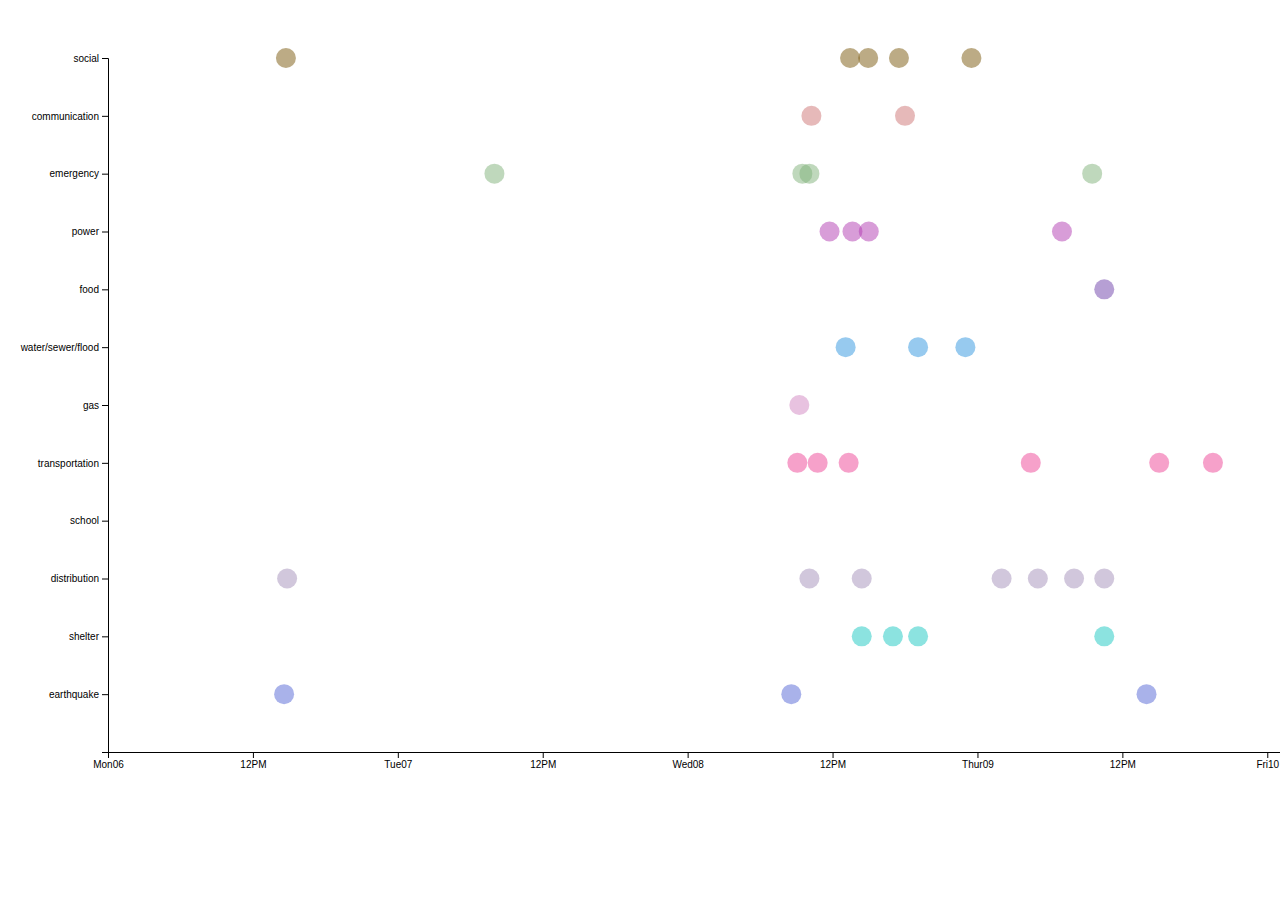
<file: events.html>
<!DOCTYPE html>
<html lang="en">
<head>
    <meta charset="UTF-8">
    <!--    <script src="https://d3js.org/d3.v5.min.js"></script>-->
    <script src='./static/js/d3/d3.js'></script>
    <script src="./static/js/events/main.js"></script>
    <title>Event</title>
</head>
<body id="body" style="overflow: hidden;">
<div id="event"></div>
<div id="hover" class="hover">

</div>
<script>
    const colors = ['#5465D6', '#1AC7C2', '#A38FBA', '#9F8C85', '#EE4395',
                    '#D285C2', '#2F96E0', '#6E40AA', '#B23CB2', '#7FB27A', 
                    '#CD7373', '#79570B'];
    Event("#event", 1474, 794, colors)
</script>
<style>
    .hover {
        position: absolute;
        width: auto;
        height: auto;
        text-align: center;
        padding: 2px 5px;
        border-radius: 5px;
        box-shadow: 0 2px 4px rgba(0, 0, 0, .48), 0 0 6px rgba(0, 0, 0, .16);
        background-color: white;
        transform: translate(-50%, 20px);
        display: none;
        z-index: 999
    }
</style>
</body>
</html>
</file>
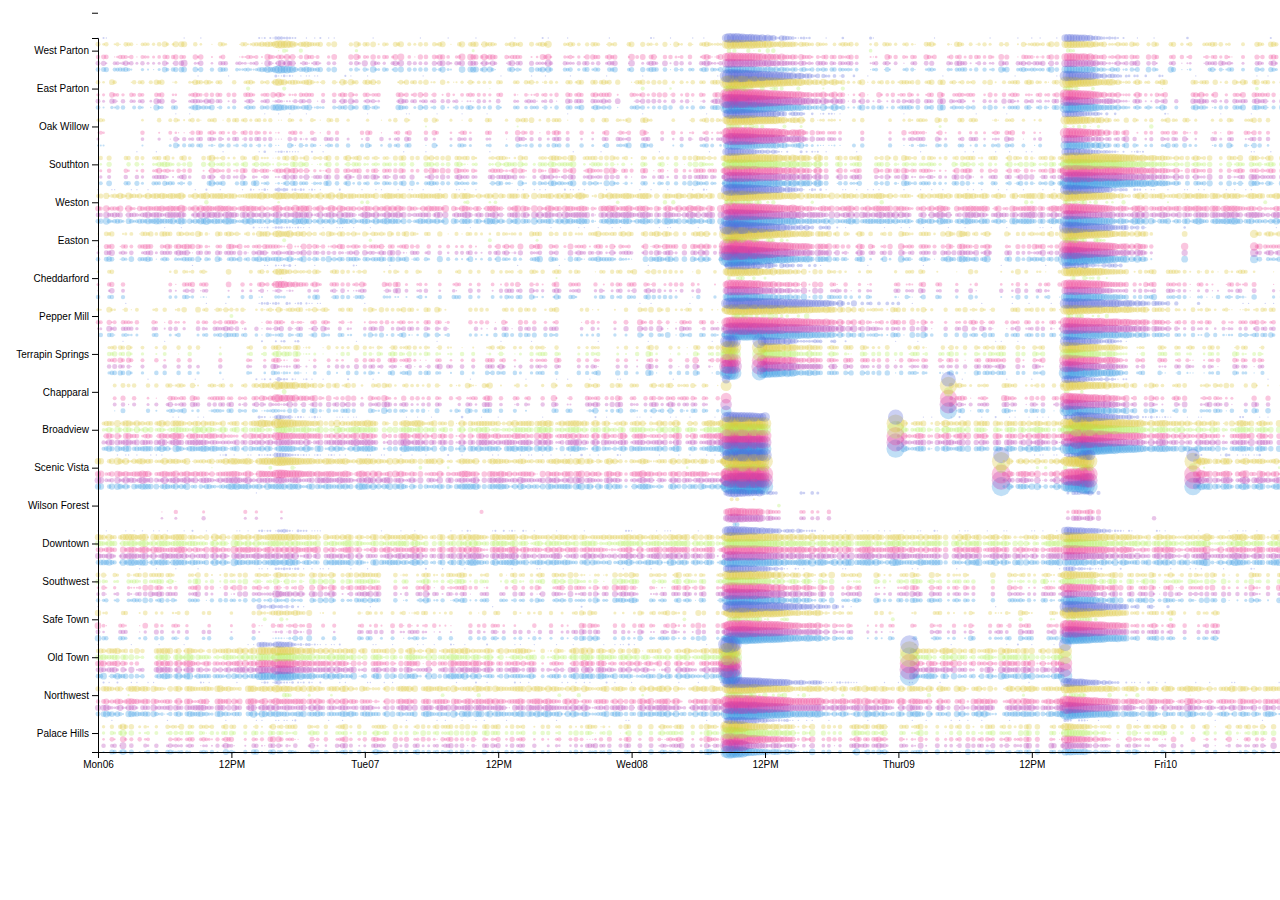
<file: scatterPlot.html>
<!DOCTYPE html>
<html lang="en">
<head>
    <meta charset="UTF-8">
    <script src='./static/js/d3/d3.min.js'></script>
    <script src="./static/js/scatterPlot/scatterPlot.js"></script>
    <title>ScatterPlot</title>
</head>
<body>
<div id="scatterPlot"></div>
<script>
    ScatterPlot("#scatterPlot", 1474, 794)
</script>
</body>
</html>
</file>
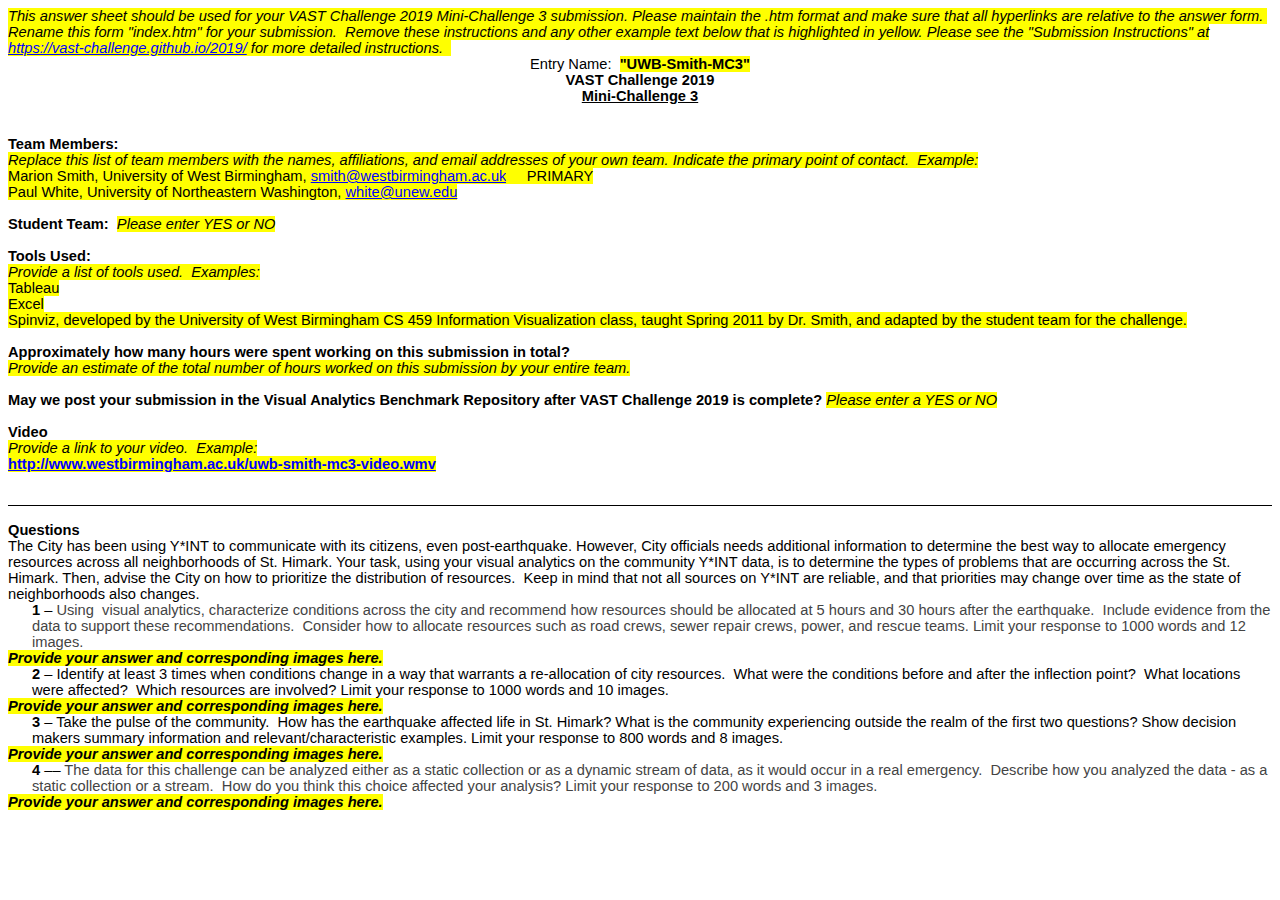
<file: DataProcess/formalWorkofMC3/data/raw_data/answer_sheet/VAST Challenge 2019 MC3 Answer Sheet.htm>
<html xmlns:v="urn:schemas-microsoft-com:vml"
xmlns:o="urn:schemas-microsoft-com:office:office"
xmlns:w="urn:schemas-microsoft-com:office:word"
xmlns:m="http://schemas.microsoft.com/office/2004/12/omml"
xmlns="http://www.w3.org/TR/REC-html40">

<head>
<meta http-equiv=Content-Type content="text/html; charset=windows-1252">
<meta name=ProgId content=Word.Document>
<meta name=Generator content="Microsoft Word 15">
<meta name=Originator content="Microsoft Word 15">
<link rel=File-List
href="VAST%20Challenge%202019%20MC3%20Answer%20Sheet_files/filelist.xml">
<title>This form is a web page which was created in MS WORD and therefore can
be easily edited that way</title>
<!--[if gte mso 9]><xml>
 <o:DocumentProperties>
  <o:Author>Whiting, Mark A</o:Author>
  <o:LastAuthor>Haack, Jereme N</o:LastAuthor>
  <o:Revision>7</o:Revision>
  <o:TotalTime>54</o:TotalTime>
  <o:Created>2019-03-25T14:34:00Z</o:Created>
  <o:LastSaved>2019-04-19T17:07:00Z</o:LastSaved>
  <o:Pages>2</o:Pages>
  <o:Words>556</o:Words>
  <o:Characters>3313</o:Characters>
  <o:Company>Pacific Northwest Versions panel</o:Company>
  <o:Lines>27</o:Lines>
  <o:Paragraphs>7</o:Paragraphs>
  <o:CharactersWithSpaces>3862</o:CharactersWithSpaces>
  <o:Version>15.00</o:Version>
 </o:DocumentProperties>
</xml><![endif]-->
<link rel=themeData
href="VAST%20Challenge%202019%20MC3%20Answer%20Sheet_files/themedata.thmx">
<link rel=colorSchemeMapping
href="VAST%20Challenge%202019%20MC3%20Answer%20Sheet_files/colorschememapping.xml">
<!--[if gte mso 9]><xml>
 <w:WordDocument>
  <w:View>Print</w:View>
  <w:SpellingState>Clean</w:SpellingState>
  <w:GrammarState>Clean</w:GrammarState>
  <w:TrackMoves/>
  <w:TrackFormatting/>
  <w:ValidateAgainstSchemas/>
  <w:SaveIfXMLInvalid>false</w:SaveIfXMLInvalid>
  <w:IgnoreMixedContent>false</w:IgnoreMixedContent>
  <w:AlwaysShowPlaceholderText>false</w:AlwaysShowPlaceholderText>
  <w:DoNotPromoteQF/>
  <w:LidThemeOther>EN-US</w:LidThemeOther>
  <w:LidThemeAsian>X-NONE</w:LidThemeAsian>
  <w:LidThemeComplexScript>X-NONE</w:LidThemeComplexScript>
  <w:Compatibility>
   <w:BreakWrappedTables/>
   <w:SnapToGridInCell/>
   <w:WrapTextWithPunct/>
   <w:UseAsianBreakRules/>
   <w:DontGrowAutofit/>
   <w:SplitPgBreakAndParaMark/>
   <w:DontVertAlignCellWithSp/>
   <w:DontBreakConstrainedForcedTables/>
   <w:DontVertAlignInTxbx/>
   <w:Word11KerningPairs/>
   <w:CachedColBalance/>
  </w:Compatibility>
  <w:BrowserLevel>MicrosoftInternetExplorer4</w:BrowserLevel>
  <m:mathPr>
   <m:mathFont m:val="Cambria Math"/>
   <m:brkBin m:val="before"/>
   <m:brkBinSub m:val="&#45;-"/>
   <m:smallFrac m:val="off"/>
   <m:dispDef/>
   <m:lMargin m:val="0"/>
   <m:rMargin m:val="0"/>
   <m:defJc m:val="centerGroup"/>
   <m:wrapIndent m:val="1440"/>
   <m:intLim m:val="subSup"/>
   <m:naryLim m:val="undOvr"/>
  </m:mathPr></w:WordDocument>
</xml><![endif]--><!--[if gte mso 9]><xml>
 <w:LatentStyles DefLockedState="false" DefUnhideWhenUsed="false"
  DefSemiHidden="false" DefQFormat="false" DefPriority="99"
  LatentStyleCount="371">
  <w:LsdException Locked="false" Priority="0" QFormat="true" Name="Normal"/>
  <w:LsdException Locked="false" Priority="9" QFormat="true" Name="heading 1"/>
  <w:LsdException Locked="false" Priority="9" QFormat="true" Name="heading 2"/>
  <w:LsdException Locked="false" Priority="9" QFormat="true" Name="heading 3"/>
  <w:LsdException Locked="false" Priority="9" SemiHidden="true"
   UnhideWhenUsed="true" QFormat="true" Name="heading 4"/>
  <w:LsdException Locked="false" Priority="9" SemiHidden="true"
   UnhideWhenUsed="true" QFormat="true" Name="heading 5"/>
  <w:LsdException Locked="false" Priority="9" SemiHidden="true"
   UnhideWhenUsed="true" QFormat="true" Name="heading 6"/>
  <w:LsdException Locked="false" Priority="9" SemiHidden="true"
   UnhideWhenUsed="true" QFormat="true" Name="heading 7"/>
  <w:LsdException Locked="false" Priority="9" SemiHidden="true"
   UnhideWhenUsed="true" QFormat="true" Name="heading 8"/>
  <w:LsdException Locked="false" Priority="9" SemiHidden="true"
   UnhideWhenUsed="true" QFormat="true" Name="heading 9"/>
  <w:LsdException Locked="false" SemiHidden="true" UnhideWhenUsed="true"
   Name="index 1"/>
  <w:LsdException Locked="false" SemiHidden="true" UnhideWhenUsed="true"
   Name="index 2"/>
  <w:LsdException Locked="false" SemiHidden="true" UnhideWhenUsed="true"
   Name="index 3"/>
  <w:LsdException Locked="false" SemiHidden="true" UnhideWhenUsed="true"
   Name="index 4"/>
  <w:LsdException Locked="false" SemiHidden="true" UnhideWhenUsed="true"
   Name="index 5"/>
  <w:LsdException Locked="false" SemiHidden="true" UnhideWhenUsed="true"
   Name="index 6"/>
  <w:LsdException Locked="false" SemiHidden="true" UnhideWhenUsed="true"
   Name="index 7"/>
  <w:LsdException Locked="false" SemiHidden="true" UnhideWhenUsed="true"
   Name="index 8"/>
  <w:LsdException Locked="false" SemiHidden="true" UnhideWhenUsed="true"
   Name="index 9"/>
  <w:LsdException Locked="false" Priority="39" SemiHidden="true"
   UnhideWhenUsed="true" Name="toc 1"/>
  <w:LsdException Locked="false" Priority="39" SemiHidden="true"
   UnhideWhenUsed="true" Name="toc 2"/>
  <w:LsdException Locked="false" Priority="39" SemiHidden="true"
   UnhideWhenUsed="true" Name="toc 3"/>
  <w:LsdException Locked="false" Priority="39" SemiHidden="true"
   UnhideWhenUsed="true" Name="toc 4"/>
  <w:LsdException Locked="false" Priority="39" SemiHidden="true"
   UnhideWhenUsed="true" Name="toc 5"/>
  <w:LsdException Locked="false" Priority="39" SemiHidden="true"
   UnhideWhenUsed="true" Name="toc 6"/>
  <w:LsdException Locked="false" Priority="39" SemiHidden="true"
   UnhideWhenUsed="true" Name="toc 7"/>
  <w:LsdException Locked="false" Priority="39" SemiHidden="true"
   UnhideWhenUsed="true" Name="toc 8"/>
  <w:LsdException Locked="false" Priority="39" SemiHidden="true"
   UnhideWhenUsed="true" Name="toc 9"/>
  <w:LsdException Locked="false" SemiHidden="true" UnhideWhenUsed="true"
   Name="Normal Indent"/>
  <w:LsdException Locked="false" SemiHidden="true" UnhideWhenUsed="true"
   Name="footnote text"/>
  <w:LsdException Locked="false" SemiHidden="true" UnhideWhenUsed="true"
   Name="annotation text"/>
  <w:LsdException Locked="false" SemiHidden="true" UnhideWhenUsed="true"
   Name="header"/>
  <w:LsdException Locked="false" SemiHidden="true" UnhideWhenUsed="true"
   Name="footer"/>
  <w:LsdException Locked="false" SemiHidden="true" UnhideWhenUsed="true"
   Name="index heading"/>
  <w:LsdException Locked="false" Priority="35" SemiHidden="true"
   UnhideWhenUsed="true" QFormat="true" Name="caption"/>
  <w:LsdException Locked="false" SemiHidden="true" UnhideWhenUsed="true"
   Name="table of figures"/>
  <w:LsdException Locked="false" SemiHidden="true" UnhideWhenUsed="true"
   Name="envelope address"/>
  <w:LsdException Locked="false" SemiHidden="true" UnhideWhenUsed="true"
   Name="envelope return"/>
  <w:LsdException Locked="false" SemiHidden="true" UnhideWhenUsed="true"
   Name="footnote reference"/>
  <w:LsdException Locked="false" SemiHidden="true" UnhideWhenUsed="true"
   Name="annotation reference"/>
  <w:LsdException Locked="false" SemiHidden="true" UnhideWhenUsed="true"
   Name="line number"/>
  <w:LsdException Locked="false" SemiHidden="true" UnhideWhenUsed="true"
   Name="page number"/>
  <w:LsdException Locked="false" SemiHidden="true" UnhideWhenUsed="true"
   Name="endnote reference"/>
  <w:LsdException Locked="false" SemiHidden="true" UnhideWhenUsed="true"
   Name="endnote text"/>
  <w:LsdException Locked="false" SemiHidden="true" UnhideWhenUsed="true"
   Name="table of authorities"/>
  <w:LsdException Locked="false" SemiHidden="true" UnhideWhenUsed="true"
   Name="macro"/>
  <w:LsdException Locked="false" SemiHidden="true" UnhideWhenUsed="true"
   Name="toa heading"/>
  <w:LsdException Locked="false" SemiHidden="true" UnhideWhenUsed="true"
   Name="List"/>
  <w:LsdException Locked="false" SemiHidden="true" UnhideWhenUsed="true"
   Name="List Bullet"/>
  <w:LsdException Locked="false" SemiHidden="true" UnhideWhenUsed="true"
   Name="List Number"/>
  <w:LsdException Locked="false" SemiHidden="true" UnhideWhenUsed="true"
   Name="List 2"/>
  <w:LsdException Locked="false" SemiHidden="true" UnhideWhenUsed="true"
   Name="List 3"/>
  <w:LsdException Locked="false" SemiHidden="true" UnhideWhenUsed="true"
   Name="List 4"/>
  <w:LsdException Locked="false" SemiHidden="true" UnhideWhenUsed="true"
   Name="List 5"/>
  <w:LsdException Locked="false" SemiHidden="true" UnhideWhenUsed="true"
   Name="List Bullet 2"/>
  <w:LsdException Locked="false" SemiHidden="true" UnhideWhenUsed="true"
   Name="List Bullet 3"/>
  <w:LsdException Locked="false" SemiHidden="true" UnhideWhenUsed="true"
   Name="List Bullet 4"/>
  <w:LsdException Locked="false" SemiHidden="true" UnhideWhenUsed="true"
   Name="List Bullet 5"/>
  <w:LsdException Locked="false" SemiHidden="true" UnhideWhenUsed="true"
   Name="List Number 2"/>
  <w:LsdException Locked="false" SemiHidden="true" UnhideWhenUsed="true"
   Name="List Number 3"/>
  <w:LsdException Locked="false" SemiHidden="true" UnhideWhenUsed="true"
   Name="List Number 4"/>
  <w:LsdException Locked="false" SemiHidden="true" UnhideWhenUsed="true"
   Name="List Number 5"/>
  <w:LsdException Locked="false" Priority="10" QFormat="true" Name="Title"/>
  <w:LsdException Locked="false" SemiHidden="true" UnhideWhenUsed="true"
   Name="Closing"/>
  <w:LsdException Locked="false" SemiHidden="true" UnhideWhenUsed="true"
   Name="Signature"/>
  <w:LsdException Locked="false" Priority="1" SemiHidden="true"
   UnhideWhenUsed="true" Name="Default Paragraph Font"/>
  <w:LsdException Locked="false" SemiHidden="true" UnhideWhenUsed="true"
   Name="Body Text"/>
  <w:LsdException Locked="false" SemiHidden="true" UnhideWhenUsed="true"
   Name="Body Text Indent"/>
  <w:LsdException Locked="false" SemiHidden="true" UnhideWhenUsed="true"
   Name="List Continue"/>
  <w:LsdException Locked="false" SemiHidden="true" UnhideWhenUsed="true"
   Name="List Continue 2"/>
  <w:LsdException Locked="false" SemiHidden="true" UnhideWhenUsed="true"
   Name="List Continue 3"/>
  <w:LsdException Locked="false" SemiHidden="true" UnhideWhenUsed="true"
   Name="List Continue 4"/>
  <w:LsdException Locked="false" SemiHidden="true" UnhideWhenUsed="true"
   Name="List Continue 5"/>
  <w:LsdException Locked="false" SemiHidden="true" UnhideWhenUsed="true"
   Name="Message Header"/>
  <w:LsdException Locked="false" Priority="11" QFormat="true" Name="Subtitle"/>
  <w:LsdException Locked="false" SemiHidden="true" UnhideWhenUsed="true"
   Name="Salutation"/>
  <w:LsdException Locked="false" SemiHidden="true" UnhideWhenUsed="true"
   Name="Date"/>
  <w:LsdException Locked="false" SemiHidden="true" UnhideWhenUsed="true"
   Name="Body Text First Indent"/>
  <w:LsdException Locked="false" SemiHidden="true" UnhideWhenUsed="true"
   Name="Body Text First Indent 2"/>
  <w:LsdException Locked="false" SemiHidden="true" UnhideWhenUsed="true"
   Name="Note Heading"/>
  <w:LsdException Locked="false" SemiHidden="true" UnhideWhenUsed="true"
   Name="Body Text 2"/>
  <w:LsdException Locked="false" SemiHidden="true" UnhideWhenUsed="true"
   Name="Body Text 3"/>
  <w:LsdException Locked="false" SemiHidden="true" UnhideWhenUsed="true"
   Name="Body Text Indent 2"/>
  <w:LsdException Locked="false" SemiHidden="true" UnhideWhenUsed="true"
   Name="Body Text Indent 3"/>
  <w:LsdException Locked="false" SemiHidden="true" UnhideWhenUsed="true"
   Name="Block Text"/>
  <w:LsdException Locked="false" SemiHidden="true" UnhideWhenUsed="true"
   Name="Hyperlink"/>
  <w:LsdException Locked="false" SemiHidden="true" UnhideWhenUsed="true"
   Name="FollowedHyperlink"/>
  <w:LsdException Locked="false" Priority="22" QFormat="true" Name="Strong"/>
  <w:LsdException Locked="false" Priority="20" QFormat="true" Name="Emphasis"/>
  <w:LsdException Locked="false" SemiHidden="true" UnhideWhenUsed="true"
   Name="Document Map"/>
  <w:LsdException Locked="false" SemiHidden="true" UnhideWhenUsed="true"
   Name="Plain Text"/>
  <w:LsdException Locked="false" SemiHidden="true" UnhideWhenUsed="true"
   Name="E-mail Signature"/>
  <w:LsdException Locked="false" SemiHidden="true" UnhideWhenUsed="true"
   Name="HTML Top of Form"/>
  <w:LsdException Locked="false" SemiHidden="true" UnhideWhenUsed="true"
   Name="HTML Bottom of Form"/>
  <w:LsdException Locked="false" SemiHidden="true" UnhideWhenUsed="true"
   Name="Normal (Web)"/>
  <w:LsdException Locked="false" SemiHidden="true" UnhideWhenUsed="true"
   Name="HTML Acronym"/>
  <w:LsdException Locked="false" SemiHidden="true" UnhideWhenUsed="true"
   Name="HTML Address"/>
  <w:LsdException Locked="false" SemiHidden="true" UnhideWhenUsed="true"
   Name="HTML Cite"/>
  <w:LsdException Locked="false" SemiHidden="true" UnhideWhenUsed="true"
   Name="HTML Code"/>
  <w:LsdException Locked="false" SemiHidden="true" UnhideWhenUsed="true"
   Name="HTML Definition"/>
  <w:LsdException Locked="false" SemiHidden="true" UnhideWhenUsed="true"
   Name="HTML Keyboard"/>
  <w:LsdException Locked="false" SemiHidden="true" UnhideWhenUsed="true"
   Name="HTML Preformatted"/>
  <w:LsdException Locked="false" SemiHidden="true" UnhideWhenUsed="true"
   Name="HTML Sample"/>
  <w:LsdException Locked="false" SemiHidden="true" UnhideWhenUsed="true"
   Name="HTML Typewriter"/>
  <w:LsdException Locked="false" SemiHidden="true" UnhideWhenUsed="true"
   Name="HTML Variable"/>
  <w:LsdException Locked="false" SemiHidden="true" UnhideWhenUsed="true"
   Name="Normal Table"/>
  <w:LsdException Locked="false" SemiHidden="true" UnhideWhenUsed="true"
   Name="annotation subject"/>
  <w:LsdException Locked="false" SemiHidden="true" UnhideWhenUsed="true"
   Name="No List"/>
  <w:LsdException Locked="false" SemiHidden="true" UnhideWhenUsed="true"
   Name="Outline List 1"/>
  <w:LsdException Locked="false" SemiHidden="true" UnhideWhenUsed="true"
   Name="Outline List 2"/>
  <w:LsdException Locked="false" SemiHidden="true" UnhideWhenUsed="true"
   Name="Outline List 3"/>
  <w:LsdException Locked="false" SemiHidden="true" UnhideWhenUsed="true"
   Name="Table Simple 1"/>
  <w:LsdException Locked="false" SemiHidden="true" UnhideWhenUsed="true"
   Name="Table Simple 2"/>
  <w:LsdException Locked="false" SemiHidden="true" UnhideWhenUsed="true"
   Name="Table Simple 3"/>
  <w:LsdException Locked="false" SemiHidden="true" UnhideWhenUsed="true"
   Name="Table Classic 1"/>
  <w:LsdException Locked="false" SemiHidden="true" UnhideWhenUsed="true"
   Name="Table Classic 2"/>
  <w:LsdException Locked="false" SemiHidden="true" UnhideWhenUsed="true"
   Name="Table Classic 3"/>
  <w:LsdException Locked="false" SemiHidden="true" UnhideWhenUsed="true"
   Name="Table Classic 4"/>
  <w:LsdException Locked="false" SemiHidden="true" UnhideWhenUsed="true"
   Name="Table Colorful 1"/>
  <w:LsdException Locked="false" SemiHidden="true" UnhideWhenUsed="true"
   Name="Table Colorful 2"/>
  <w:LsdException Locked="false" SemiHidden="true" UnhideWhenUsed="true"
   Name="Table Colorful 3"/>
  <w:LsdException Locked="false" SemiHidden="true" UnhideWhenUsed="true"
   Name="Table Columns 1"/>
  <w:LsdException Locked="false" SemiHidden="true" UnhideWhenUsed="true"
   Name="Table Columns 2"/>
  <w:LsdException Locked="false" SemiHidden="true" UnhideWhenUsed="true"
   Name="Table Columns 3"/>
  <w:LsdException Locked="false" SemiHidden="true" UnhideWhenUsed="true"
   Name="Table Columns 4"/>
  <w:LsdException Locked="false" SemiHidden="true" UnhideWhenUsed="true"
   Name="Table Columns 5"/>
  <w:LsdException Locked="false" SemiHidden="true" UnhideWhenUsed="true"
   Name="Table Grid 1"/>
  <w:LsdException Locked="false" SemiHidden="true" UnhideWhenUsed="true"
   Name="Table Grid 2"/>
  <w:LsdException Locked="false" SemiHidden="true" UnhideWhenUsed="true"
   Name="Table Grid 3"/>
  <w:LsdException Locked="false" SemiHidden="true" UnhideWhenUsed="true"
   Name="Table Grid 4"/>
  <w:LsdException Locked="false" SemiHidden="true" UnhideWhenUsed="true"
   Name="Table Grid 5"/>
  <w:LsdException Locked="false" SemiHidden="true" UnhideWhenUsed="true"
   Name="Table Grid 6"/>
  <w:LsdException Locked="false" SemiHidden="true" UnhideWhenUsed="true"
   Name="Table Grid 7"/>
  <w:LsdException Locked="false" SemiHidden="true" UnhideWhenUsed="true"
   Name="Table Grid 8"/>
  <w:LsdException Locked="false" SemiHidden="true" UnhideWhenUsed="true"
   Name="Table List 1"/>
  <w:LsdException Locked="false" SemiHidden="true" UnhideWhenUsed="true"
   Name="Table List 2"/>
  <w:LsdException Locked="false" SemiHidden="true" UnhideWhenUsed="true"
   Name="Table List 3"/>
  <w:LsdException Locked="false" SemiHidden="true" UnhideWhenUsed="true"
   Name="Table List 4"/>
  <w:LsdException Locked="false" SemiHidden="true" UnhideWhenUsed="true"
   Name="Table List 5"/>
  <w:LsdException Locked="false" SemiHidden="true" UnhideWhenUsed="true"
   Name="Table List 6"/>
  <w:LsdException Locked="false" SemiHidden="true" UnhideWhenUsed="true"
   Name="Table List 7"/>
  <w:LsdException Locked="false" SemiHidden="true" UnhideWhenUsed="true"
   Name="Table List 8"/>
  <w:LsdException Locked="false" SemiHidden="true" UnhideWhenUsed="true"
   Name="Table 3D effects 1"/>
  <w:LsdException Locked="false" SemiHidden="true" UnhideWhenUsed="true"
   Name="Table 3D effects 2"/>
  <w:LsdException Locked="false" SemiHidden="true" UnhideWhenUsed="true"
   Name="Table 3D effects 3"/>
  <w:LsdException Locked="false" SemiHidden="true" UnhideWhenUsed="true"
   Name="Table Contemporary"/>
  <w:LsdException Locked="false" SemiHidden="true" UnhideWhenUsed="true"
   Name="Table Elegant"/>
  <w:LsdException Locked="false" SemiHidden="true" UnhideWhenUsed="true"
   Name="Table Professional"/>
  <w:LsdException Locked="false" SemiHidden="true" UnhideWhenUsed="true"
   Name="Table Subtle 1"/>
  <w:LsdException Locked="false" SemiHidden="true" UnhideWhenUsed="true"
   Name="Table Subtle 2"/>
  <w:LsdException Locked="false" SemiHidden="true" UnhideWhenUsed="true"
   Name="Table Web 1"/>
  <w:LsdException Locked="false" SemiHidden="true" UnhideWhenUsed="true"
   Name="Table Web 2"/>
  <w:LsdException Locked="false" SemiHidden="true" UnhideWhenUsed="true"
   Name="Table Web 3"/>
  <w:LsdException Locked="false" SemiHidden="true" UnhideWhenUsed="true"
   Name="Balloon Text"/>
  <w:LsdException Locked="false" Priority="59" Name="Table Grid"/>
  <w:LsdException Locked="false" SemiHidden="true" UnhideWhenUsed="true"
   Name="Table Theme"/>
  <w:LsdException Locked="false" SemiHidden="true" Name="Placeholder Text"/>
  <w:LsdException Locked="false" Priority="1" QFormat="true" Name="No Spacing"/>
  <w:LsdException Locked="false" Priority="60" Name="Light Shading"/>
  <w:LsdException Locked="false" Priority="61" Name="Light List"/>
  <w:LsdException Locked="false" Priority="62" Name="Light Grid"/>
  <w:LsdException Locked="false" Priority="63" Name="Medium Shading 1"/>
  <w:LsdException Locked="false" Priority="64" Name="Medium Shading 2"/>
  <w:LsdException Locked="false" Priority="65" Name="Medium List 1"/>
  <w:LsdException Locked="false" Priority="66" Name="Medium List 2"/>
  <w:LsdException Locked="false" Priority="67" Name="Medium Grid 1"/>
  <w:LsdException Locked="false" Priority="68" Name="Medium Grid 2"/>
  <w:LsdException Locked="false" Priority="69" Name="Medium Grid 3"/>
  <w:LsdException Locked="false" Priority="70" Name="Dark List"/>
  <w:LsdException Locked="false" Priority="71" Name="Colorful Shading"/>
  <w:LsdException Locked="false" Priority="72" Name="Colorful List"/>
  <w:LsdException Locked="false" Priority="73" Name="Colorful Grid"/>
  <w:LsdException Locked="false" Priority="60" Name="Light Shading Accent 1"/>
  <w:LsdException Locked="false" Priority="61" Name="Light List Accent 1"/>
  <w:LsdException Locked="false" Priority="62" Name="Light Grid Accent 1"/>
  <w:LsdException Locked="false" Priority="63" Name="Medium Shading 1 Accent 1"/>
  <w:LsdException Locked="false" Priority="64" Name="Medium Shading 2 Accent 1"/>
  <w:LsdException Locked="false" Priority="65" Name="Medium List 1 Accent 1"/>
  <w:LsdException Locked="false" SemiHidden="true" Name="Revision"/>
  <w:LsdException Locked="false" Priority="34" QFormat="true"
   Name="List Paragraph"/>
  <w:LsdException Locked="false" Priority="29" QFormat="true" Name="Quote"/>
  <w:LsdException Locked="false" Priority="30" QFormat="true"
   Name="Intense Quote"/>
  <w:LsdException Locked="false" Priority="66" Name="Medium List 2 Accent 1"/>
  <w:LsdException Locked="false" Priority="67" Name="Medium Grid 1 Accent 1"/>
  <w:LsdException Locked="false" Priority="68" Name="Medium Grid 2 Accent 1"/>
  <w:LsdException Locked="false" Priority="69" Name="Medium Grid 3 Accent 1"/>
  <w:LsdException Locked="false" Priority="70" Name="Dark List Accent 1"/>
  <w:LsdException Locked="false" Priority="71" Name="Colorful Shading Accent 1"/>
  <w:LsdException Locked="false" Priority="72" Name="Colorful List Accent 1"/>
  <w:LsdException Locked="false" Priority="73" Name="Colorful Grid Accent 1"/>
  <w:LsdException Locked="false" Priority="60" Name="Light Shading Accent 2"/>
  <w:LsdException Locked="false" Priority="61" Name="Light List Accent 2"/>
  <w:LsdException Locked="false" Priority="62" Name="Light Grid Accent 2"/>
  <w:LsdException Locked="false" Priority="63" Name="Medium Shading 1 Accent 2"/>
  <w:LsdException Locked="false" Priority="64" Name="Medium Shading 2 Accent 2"/>
  <w:LsdException Locked="false" Priority="65" Name="Medium List 1 Accent 2"/>
  <w:LsdException Locked="false" Priority="66" Name="Medium List 2 Accent 2"/>
  <w:LsdException Locked="false" Priority="67" Name="Medium Grid 1 Accent 2"/>
  <w:LsdException Locked="false" Priority="68" Name="Medium Grid 2 Accent 2"/>
  <w:LsdException Locked="false" Priority="69" Name="Medium Grid 3 Accent 2"/>
  <w:LsdException Locked="false" Priority="70" Name="Dark List Accent 2"/>
  <w:LsdException Locked="false" Priority="71" Name="Colorful Shading Accent 2"/>
  <w:LsdException Locked="false" Priority="72" Name="Colorful List Accent 2"/>
  <w:LsdException Locked="false" Priority="73" Name="Colorful Grid Accent 2"/>
  <w:LsdException Locked="false" Priority="60" Name="Light Shading Accent 3"/>
  <w:LsdException Locked="false" Priority="61" Name="Light List Accent 3"/>
  <w:LsdException Locked="false" Priority="62" Name="Light Grid Accent 3"/>
  <w:LsdException Locked="false" Priority="63" Name="Medium Shading 1 Accent 3"/>
  <w:LsdException Locked="false" Priority="64" Name="Medium Shading 2 Accent 3"/>
  <w:LsdException Locked="false" Priority="65" Name="Medium List 1 Accent 3"/>
  <w:LsdException Locked="false" Priority="66" Name="Medium List 2 Accent 3"/>
  <w:LsdException Locked="false" Priority="67" Name="Medium Grid 1 Accent 3"/>
  <w:LsdException Locked="false" Priority="68" Name="Medium Grid 2 Accent 3"/>
  <w:LsdException Locked="false" Priority="69" Name="Medium Grid 3 Accent 3"/>
  <w:LsdException Locked="false" Priority="70" Name="Dark List Accent 3"/>
  <w:LsdException Locked="false" Priority="71" Name="Colorful Shading Accent 3"/>
  <w:LsdException Locked="false" Priority="72" Name="Colorful List Accent 3"/>
  <w:LsdException Locked="false" Priority="73" Name="Colorful Grid Accent 3"/>
  <w:LsdException Locked="false" Priority="60" Name="Light Shading Accent 4"/>
  <w:LsdException Locked="false" Priority="61" Name="Light List Accent 4"/>
  <w:LsdException Locked="false" Priority="62" Name="Light Grid Accent 4"/>
  <w:LsdException Locked="false" Priority="63" Name="Medium Shading 1 Accent 4"/>
  <w:LsdException Locked="false" Priority="64" Name="Medium Shading 2 Accent 4"/>
  <w:LsdException Locked="false" Priority="65" Name="Medium List 1 Accent 4"/>
  <w:LsdException Locked="false" Priority="66" Name="Medium List 2 Accent 4"/>
  <w:LsdException Locked="false" Priority="67" Name="Medium Grid 1 Accent 4"/>
  <w:LsdException Locked="false" Priority="68" Name="Medium Grid 2 Accent 4"/>
  <w:LsdException Locked="false" Priority="69" Name="Medium Grid 3 Accent 4"/>
  <w:LsdException Locked="false" Priority="70" Name="Dark List Accent 4"/>
  <w:LsdException Locked="false" Priority="71" Name="Colorful Shading Accent 4"/>
  <w:LsdException Locked="false" Priority="72" Name="Colorful List Accent 4"/>
  <w:LsdException Locked="false" Priority="73" Name="Colorful Grid Accent 4"/>
  <w:LsdException Locked="false" Priority="60" Name="Light Shading Accent 5"/>
  <w:LsdException Locked="false" Priority="61" Name="Light List Accent 5"/>
  <w:LsdException Locked="false" Priority="62" Name="Light Grid Accent 5"/>
  <w:LsdException Locked="false" Priority="63" Name="Medium Shading 1 Accent 5"/>
  <w:LsdException Locked="false" Priority="64" Name="Medium Shading 2 Accent 5"/>
  <w:LsdException Locked="false" Priority="65" Name="Medium List 1 Accent 5"/>
  <w:LsdException Locked="false" Priority="66" Name="Medium List 2 Accent 5"/>
  <w:LsdException Locked="false" Priority="67" Name="Medium Grid 1 Accent 5"/>
  <w:LsdException Locked="false" Priority="68" Name="Medium Grid 2 Accent 5"/>
  <w:LsdException Locked="false" Priority="69" Name="Medium Grid 3 Accent 5"/>
  <w:LsdException Locked="false" Priority="70" Name="Dark List Accent 5"/>
  <w:LsdException Locked="false" Priority="71" Name="Colorful Shading Accent 5"/>
  <w:LsdException Locked="false" Priority="72" Name="Colorful List Accent 5"/>
  <w:LsdException Locked="false" Priority="73" Name="Colorful Grid Accent 5"/>
  <w:LsdException Locked="false" Priority="60" Name="Light Shading Accent 6"/>
  <w:LsdException Locked="false" Priority="61" Name="Light List Accent 6"/>
  <w:LsdException Locked="false" Priority="62" Name="Light Grid Accent 6"/>
  <w:LsdException Locked="false" Priority="63" Name="Medium Shading 1 Accent 6"/>
  <w:LsdException Locked="false" Priority="64" Name="Medium Shading 2 Accent 6"/>
  <w:LsdException Locked="false" Priority="65" Name="Medium List 1 Accent 6"/>
  <w:LsdException Locked="false" Priority="66" Name="Medium List 2 Accent 6"/>
  <w:LsdException Locked="false" Priority="67" Name="Medium Grid 1 Accent 6"/>
  <w:LsdException Locked="false" Priority="68" Name="Medium Grid 2 Accent 6"/>
  <w:LsdException Locked="false" Priority="69" Name="Medium Grid 3 Accent 6"/>
  <w:LsdException Locked="false" Priority="70" Name="Dark List Accent 6"/>
  <w:LsdException Locked="false" Priority="71" Name="Colorful Shading Accent 6"/>
  <w:LsdException Locked="false" Priority="72" Name="Colorful List Accent 6"/>
  <w:LsdException Locked="false" Priority="73" Name="Colorful Grid Accent 6"/>
  <w:LsdException Locked="false" Priority="19" QFormat="true"
   Name="Subtle Emphasis"/>
  <w:LsdException Locked="false" Priority="21" QFormat="true"
   Name="Intense Emphasis"/>
  <w:LsdException Locked="false" Priority="31" QFormat="true"
   Name="Subtle Reference"/>
  <w:LsdException Locked="false" Priority="32" QFormat="true"
   Name="Intense Reference"/>
  <w:LsdException Locked="false" Priority="33" QFormat="true" Name="Book Title"/>
  <w:LsdException Locked="false" Priority="37" SemiHidden="true"
   UnhideWhenUsed="true" Name="Bibliography"/>
  <w:LsdException Locked="false" Priority="39" SemiHidden="true"
   UnhideWhenUsed="true" QFormat="true" Name="TOC Heading"/>
  <w:LsdException Locked="false" Priority="41" Name="Plain Table 1"/>
  <w:LsdException Locked="false" Priority="42" Name="Plain Table 2"/>
  <w:LsdException Locked="false" Priority="43" Name="Plain Table 3"/>
  <w:LsdException Locked="false" Priority="44" Name="Plain Table 4"/>
  <w:LsdException Locked="false" Priority="45" Name="Plain Table 5"/>
  <w:LsdException Locked="false" Priority="40" Name="Grid Table Light"/>
  <w:LsdException Locked="false" Priority="46" Name="Grid Table 1 Light"/>
  <w:LsdException Locked="false" Priority="47" Name="Grid Table 2"/>
  <w:LsdException Locked="false" Priority="48" Name="Grid Table 3"/>
  <w:LsdException Locked="false" Priority="49" Name="Grid Table 4"/>
  <w:LsdException Locked="false" Priority="50" Name="Grid Table 5 Dark"/>
  <w:LsdException Locked="false" Priority="51" Name="Grid Table 6 Colorful"/>
  <w:LsdException Locked="false" Priority="52" Name="Grid Table 7 Colorful"/>
  <w:LsdException Locked="false" Priority="46"
   Name="Grid Table 1 Light Accent 1"/>
  <w:LsdException Locked="false" Priority="47" Name="Grid Table 2 Accent 1"/>
  <w:LsdException Locked="false" Priority="48" Name="Grid Table 3 Accent 1"/>
  <w:LsdException Locked="false" Priority="49" Name="Grid Table 4 Accent 1"/>
  <w:LsdException Locked="false" Priority="50" Name="Grid Table 5 Dark Accent 1"/>
  <w:LsdException Locked="false" Priority="51"
   Name="Grid Table 6 Colorful Accent 1"/>
  <w:LsdException Locked="false" Priority="52"
   Name="Grid Table 7 Colorful Accent 1"/>
  <w:LsdException Locked="false" Priority="46"
   Name="Grid Table 1 Light Accent 2"/>
  <w:LsdException Locked="false" Priority="47" Name="Grid Table 2 Accent 2"/>
  <w:LsdException Locked="false" Priority="48" Name="Grid Table 3 Accent 2"/>
  <w:LsdException Locked="false" Priority="49" Name="Grid Table 4 Accent 2"/>
  <w:LsdException Locked="false" Priority="50" Name="Grid Table 5 Dark Accent 2"/>
  <w:LsdException Locked="false" Priority="51"
   Name="Grid Table 6 Colorful Accent 2"/>
  <w:LsdException Locked="false" Priority="52"
   Name="Grid Table 7 Colorful Accent 2"/>
  <w:LsdException Locked="false" Priority="46"
   Name="Grid Table 1 Light Accent 3"/>
  <w:LsdException Locked="false" Priority="47" Name="Grid Table 2 Accent 3"/>
  <w:LsdException Locked="false" Priority="48" Name="Grid Table 3 Accent 3"/>
  <w:LsdException Locked="false" Priority="49" Name="Grid Table 4 Accent 3"/>
  <w:LsdException Locked="false" Priority="50" Name="Grid Table 5 Dark Accent 3"/>
  <w:LsdException Locked="false" Priority="51"
   Name="Grid Table 6 Colorful Accent 3"/>
  <w:LsdException Locked="false" Priority="52"
   Name="Grid Table 7 Colorful Accent 3"/>
  <w:LsdException Locked="false" Priority="46"
   Name="Grid Table 1 Light Accent 4"/>
  <w:LsdException Locked="false" Priority="47" Name="Grid Table 2 Accent 4"/>
  <w:LsdException Locked="false" Priority="48" Name="Grid Table 3 Accent 4"/>
  <w:LsdException Locked="false" Priority="49" Name="Grid Table 4 Accent 4"/>
  <w:LsdException Locked="false" Priority="50" Name="Grid Table 5 Dark Accent 4"/>
  <w:LsdException Locked="false" Priority="51"
   Name="Grid Table 6 Colorful Accent 4"/>
  <w:LsdException Locked="false" Priority="52"
   Name="Grid Table 7 Colorful Accent 4"/>
  <w:LsdException Locked="false" Priority="46"
   Name="Grid Table 1 Light Accent 5"/>
  <w:LsdException Locked="false" Priority="47" Name="Grid Table 2 Accent 5"/>
  <w:LsdException Locked="false" Priority="48" Name="Grid Table 3 Accent 5"/>
  <w:LsdException Locked="false" Priority="49" Name="Grid Table 4 Accent 5"/>
  <w:LsdException Locked="false" Priority="50" Name="Grid Table 5 Dark Accent 5"/>
  <w:LsdException Locked="false" Priority="51"
   Name="Grid Table 6 Colorful Accent 5"/>
  <w:LsdException Locked="false" Priority="52"
   Name="Grid Table 7 Colorful Accent 5"/>
  <w:LsdException Locked="false" Priority="46"
   Name="Grid Table 1 Light Accent 6"/>
  <w:LsdException Locked="false" Priority="47" Name="Grid Table 2 Accent 6"/>
  <w:LsdException Locked="false" Priority="48" Name="Grid Table 3 Accent 6"/>
  <w:LsdException Locked="false" Priority="49" Name="Grid Table 4 Accent 6"/>
  <w:LsdException Locked="false" Priority="50" Name="Grid Table 5 Dark Accent 6"/>
  <w:LsdException Locked="false" Priority="51"
   Name="Grid Table 6 Colorful Accent 6"/>
  <w:LsdException Locked="false" Priority="52"
   Name="Grid Table 7 Colorful Accent 6"/>
  <w:LsdException Locked="false" Priority="46" Name="List Table 1 Light"/>
  <w:LsdException Locked="false" Priority="47" Name="List Table 2"/>
  <w:LsdException Locked="false" Priority="48" Name="List Table 3"/>
  <w:LsdException Locked="false" Priority="49" Name="List Table 4"/>
  <w:LsdException Locked="false" Priority="50" Name="List Table 5 Dark"/>
  <w:LsdException Locked="false" Priority="51" Name="List Table 6 Colorful"/>
  <w:LsdException Locked="false" Priority="52" Name="List Table 7 Colorful"/>
  <w:LsdException Locked="false" Priority="46"
   Name="List Table 1 Light Accent 1"/>
  <w:LsdException Locked="false" Priority="47" Name="List Table 2 Accent 1"/>
  <w:LsdException Locked="false" Priority="48" Name="List Table 3 Accent 1"/>
  <w:LsdException Locked="false" Priority="49" Name="List Table 4 Accent 1"/>
  <w:LsdException Locked="false" Priority="50" Name="List Table 5 Dark Accent 1"/>
  <w:LsdException Locked="false" Priority="51"
   Name="List Table 6 Colorful Accent 1"/>
  <w:LsdException Locked="false" Priority="52"
   Name="List Table 7 Colorful Accent 1"/>
  <w:LsdException Locked="false" Priority="46"
   Name="List Table 1 Light Accent 2"/>
  <w:LsdException Locked="false" Priority="47" Name="List Table 2 Accent 2"/>
  <w:LsdException Locked="false" Priority="48" Name="List Table 3 Accent 2"/>
  <w:LsdException Locked="false" Priority="49" Name="List Table 4 Accent 2"/>
  <w:LsdException Locked="false" Priority="50" Name="List Table 5 Dark Accent 2"/>
  <w:LsdException Locked="false" Priority="51"
   Name="List Table 6 Colorful Accent 2"/>
  <w:LsdException Locked="false" Priority="52"
   Name="List Table 7 Colorful Accent 2"/>
  <w:LsdException Locked="false" Priority="46"
   Name="List Table 1 Light Accent 3"/>
  <w:LsdException Locked="false" Priority="47" Name="List Table 2 Accent 3"/>
  <w:LsdException Locked="false" Priority="48" Name="List Table 3 Accent 3"/>
  <w:LsdException Locked="false" Priority="49" Name="List Table 4 Accent 3"/>
  <w:LsdException Locked="false" Priority="50" Name="List Table 5 Dark Accent 3"/>
  <w:LsdException Locked="false" Priority="51"
   Name="List Table 6 Colorful Accent 3"/>
  <w:LsdException Locked="false" Priority="52"
   Name="List Table 7 Colorful Accent 3"/>
  <w:LsdException Locked="false" Priority="46"
   Name="List Table 1 Light Accent 4"/>
  <w:LsdException Locked="false" Priority="47" Name="List Table 2 Accent 4"/>
  <w:LsdException Locked="false" Priority="48" Name="List Table 3 Accent 4"/>
  <w:LsdException Locked="false" Priority="49" Name="List Table 4 Accent 4"/>
  <w:LsdException Locked="false" Priority="50" Name="List Table 5 Dark Accent 4"/>
  <w:LsdException Locked="false" Priority="51"
   Name="List Table 6 Colorful Accent 4"/>
  <w:LsdException Locked="false" Priority="52"
   Name="List Table 7 Colorful Accent 4"/>
  <w:LsdException Locked="false" Priority="46"
   Name="List Table 1 Light Accent 5"/>
  <w:LsdException Locked="false" Priority="47" Name="List Table 2 Accent 5"/>
  <w:LsdException Locked="false" Priority="48" Name="List Table 3 Accent 5"/>
  <w:LsdException Locked="false" Priority="49" Name="List Table 4 Accent 5"/>
  <w:LsdException Locked="false" Priority="50" Name="List Table 5 Dark Accent 5"/>
  <w:LsdException Locked="false" Priority="51"
   Name="List Table 6 Colorful Accent 5"/>
  <w:LsdException Locked="false" Priority="52"
   Name="List Table 7 Colorful Accent 5"/>
  <w:LsdException Locked="false" Priority="46"
   Name="List Table 1 Light Accent 6"/>
  <w:LsdException Locked="false" Priority="47" Name="List Table 2 Accent 6"/>
  <w:LsdException Locked="false" Priority="48" Name="List Table 3 Accent 6"/>
  <w:LsdException Locked="false" Priority="49" Name="List Table 4 Accent 6"/>
  <w:LsdException Locked="false" Priority="50" Name="List Table 5 Dark Accent 6"/>
  <w:LsdException Locked="false" Priority="51"
   Name="List Table 6 Colorful Accent 6"/>
  <w:LsdException Locked="false" Priority="52"
   Name="List Table 7 Colorful Accent 6"/>
 </w:LatentStyles>
</xml><![endif]-->
<style>
<!--
 /* Font Definitions */
 @font-face
	{font-family:"Cambria Math";
	panose-1:2 4 5 3 5 4 6 3 2 4;
	mso-font-charset:0;
	mso-generic-font-family:roman;
	mso-font-pitch:variable;
	mso-font-signature:-536870145 1107305727 0 0 415 0;}
@font-face
	{font-family:Calibri;
	panose-1:2 15 5 2 2 2 4 3 2 4;
	mso-font-charset:0;
	mso-generic-font-family:swiss;
	mso-font-pitch:variable;
	mso-font-signature:-536870145 1073786111 1 0 415 0;}
 /* Style Definitions */
 p.MsoNormal, li.MsoNormal, div.MsoNormal
	{mso-style-unhide:no;
	mso-style-qformat:yes;
	mso-style-parent:"";
	margin:0in;
	margin-bottom:.0001pt;
	mso-pagination:widow-orphan;
	font-size:12.0pt;
	font-family:"Times New Roman",serif;
	mso-fareast-font-family:"Times New Roman";
	mso-fareast-theme-font:minor-fareast;
	color:black;}
h2
	{mso-style-priority:9;
	mso-style-unhide:no;
	mso-style-qformat:yes;
	mso-style-link:"Heading 2 Char";
	mso-margin-top-alt:auto;
	margin-right:0in;
	mso-margin-bottom-alt:auto;
	margin-left:0in;
	mso-pagination:widow-orphan;
	mso-outline-level:2;
	font-size:18.0pt;
	font-family:"Times New Roman",serif;
	mso-fareast-font-family:"Times New Roman";
	mso-fareast-theme-font:minor-fareast;
	color:black;
	font-weight:bold;}
h3
	{mso-style-priority:9;
	mso-style-unhide:no;
	mso-style-qformat:yes;
	mso-style-link:"Heading 3 Char";
	mso-margin-top-alt:auto;
	margin-right:0in;
	mso-margin-bottom-alt:auto;
	margin-left:0in;
	mso-pagination:widow-orphan;
	mso-outline-level:3;
	font-size:13.5pt;
	font-family:"Times New Roman",serif;
	mso-fareast-font-family:"Times New Roman";
	mso-fareast-theme-font:minor-fareast;
	color:black;
	font-weight:bold;}
a:link, span.MsoHyperlink
	{mso-style-noshow:yes;
	mso-style-priority:99;
	color:blue;
	text-decoration:underline;
	text-underline:single;}
a:visited, span.MsoHyperlinkFollowed
	{mso-style-noshow:yes;
	mso-style-priority:99;
	color:purple;
	text-decoration:underline;
	text-underline:single;}
p
	{mso-style-noshow:yes;
	mso-style-priority:99;
	mso-margin-top-alt:auto;
	margin-right:0in;
	mso-margin-bottom-alt:auto;
	margin-left:0in;
	mso-pagination:widow-orphan;
	font-size:12.0pt;
	font-family:"Times New Roman",serif;
	mso-fareast-font-family:"Times New Roman";
	mso-fareast-theme-font:minor-fareast;
	color:black;}
p.MsoNoSpacing, li.MsoNoSpacing, div.MsoNoSpacing
	{mso-style-noshow:yes;
	mso-style-priority:1;
	mso-style-unhide:no;
	mso-style-qformat:yes;
	mso-margin-top-alt:auto;
	margin-right:0in;
	mso-margin-bottom-alt:auto;
	margin-left:0in;
	mso-pagination:widow-orphan;
	font-size:12.0pt;
	font-family:"Times New Roman",serif;
	mso-fareast-font-family:"Times New Roman";
	color:windowtext;}
p.MsoListParagraph, li.MsoListParagraph, div.MsoListParagraph
	{mso-style-noshow:yes;
	mso-style-priority:34;
	mso-style-unhide:no;
	mso-style-qformat:yes;
	margin-top:0in;
	margin-right:0in;
	margin-bottom:0in;
	margin-left:.5in;
	margin-bottom:.0001pt;
	mso-add-space:auto;
	mso-pagination:widow-orphan;
	font-size:12.0pt;
	font-family:"Times New Roman",serif;
	mso-fareast-font-family:"Times New Roman";
	mso-fareast-theme-font:minor-fareast;
	color:black;}
p.MsoListParagraphCxSpFirst, li.MsoListParagraphCxSpFirst, div.MsoListParagraphCxSpFirst
	{mso-style-noshow:yes;
	mso-style-priority:34;
	mso-style-unhide:no;
	mso-style-qformat:yes;
	mso-style-type:export-only;
	margin-top:0in;
	margin-right:0in;
	margin-bottom:0in;
	margin-left:.5in;
	margin-bottom:.0001pt;
	mso-add-space:auto;
	mso-pagination:widow-orphan;
	font-size:12.0pt;
	font-family:"Times New Roman",serif;
	mso-fareast-font-family:"Times New Roman";
	mso-fareast-theme-font:minor-fareast;
	color:black;}
p.MsoListParagraphCxSpMiddle, li.MsoListParagraphCxSpMiddle, div.MsoListParagraphCxSpMiddle
	{mso-style-noshow:yes;
	mso-style-priority:34;
	mso-style-unhide:no;
	mso-style-qformat:yes;
	mso-style-type:export-only;
	margin-top:0in;
	margin-right:0in;
	margin-bottom:0in;
	margin-left:.5in;
	margin-bottom:.0001pt;
	mso-add-space:auto;
	mso-pagination:widow-orphan;
	font-size:12.0pt;
	font-family:"Times New Roman",serif;
	mso-fareast-font-family:"Times New Roman";
	mso-fareast-theme-font:minor-fareast;
	color:black;}
p.MsoListParagraphCxSpLast, li.MsoListParagraphCxSpLast, div.MsoListParagraphCxSpLast
	{mso-style-noshow:yes;
	mso-style-priority:34;
	mso-style-unhide:no;
	mso-style-qformat:yes;
	mso-style-type:export-only;
	margin-top:0in;
	margin-right:0in;
	margin-bottom:0in;
	margin-left:.5in;
	margin-bottom:.0001pt;
	mso-add-space:auto;
	mso-pagination:widow-orphan;
	font-size:12.0pt;
	font-family:"Times New Roman",serif;
	mso-fareast-font-family:"Times New Roman";
	mso-fareast-theme-font:minor-fareast;
	color:black;}
span.Heading2Char
	{mso-style-name:"Heading 2 Char";
	mso-style-noshow:yes;
	mso-style-priority:9;
	mso-style-unhide:no;
	mso-style-locked:yes;
	mso-style-link:"Heading 2";
	mso-ansi-font-size:13.0pt;
	mso-bidi-font-size:13.0pt;
	font-family:"Calibri Light",sans-serif;
	mso-ascii-font-family:"Calibri Light";
	mso-ascii-theme-font:major-latin;
	mso-fareast-font-family:"Times New Roman";
	mso-fareast-theme-font:major-fareast;
	mso-hansi-font-family:"Calibri Light";
	mso-hansi-theme-font:major-latin;
	mso-bidi-font-family:"Times New Roman";
	mso-bidi-theme-font:major-bidi;
	color:#5B9BD5;
	mso-themecolor:accent1;
	font-weight:bold;}
span.Heading3Char
	{mso-style-name:"Heading 3 Char";
	mso-style-noshow:yes;
	mso-style-priority:9;
	mso-style-unhide:no;
	mso-style-locked:yes;
	mso-style-link:"Heading 3";
	mso-ansi-font-size:12.0pt;
	mso-bidi-font-size:12.0pt;
	font-family:"Calibri Light",sans-serif;
	mso-ascii-font-family:"Calibri Light";
	mso-ascii-theme-font:major-latin;
	mso-fareast-font-family:"Times New Roman";
	mso-fareast-theme-font:major-fareast;
	mso-hansi-font-family:"Calibri Light";
	mso-hansi-theme-font:major-latin;
	mso-bidi-font-family:"Times New Roman";
	mso-bidi-theme-font:major-bidi;
	color:#5B9BD5;
	mso-themecolor:accent1;
	font-weight:bold;}
span.SpellE
	{mso-style-name:"";
	mso-spl-e:yes;}
span.GramE
	{mso-style-name:"";
	mso-gram-e:yes;}
.MsoChpDefault
	{mso-style-type:export-only;
	mso-default-props:yes;
	font-size:10.0pt;
	mso-ansi-font-size:10.0pt;
	mso-bidi-font-size:10.0pt;}
@page WordSection1
	{size:8.5in 11.0in;
	margin:1.0in 1.0in 1.0in 1.0in;
	mso-header-margin:.5in;
	mso-footer-margin:.5in;
	mso-paper-source:0;}
div.WordSection1
	{page:WordSection1;}
-->
</style>
<!--[if gte mso 10]>
<style>
 /* Style Definitions */
 table.MsoNormalTable
	{mso-style-name:"Table Normal";
	mso-tstyle-rowband-size:0;
	mso-tstyle-colband-size:0;
	mso-style-noshow:yes;
	mso-style-priority:99;
	mso-style-parent:"";
	mso-padding-alt:0in 5.4pt 0in 5.4pt;
	mso-para-margin:0in;
	mso-para-margin-bottom:.0001pt;
	mso-pagination:widow-orphan;
	font-size:10.0pt;
	font-family:"Times New Roman",serif;}
</style>
<![endif]--><!--[if gte mso 9]><xml>
 <o:shapedefaults v:ext="edit" spidmax="1026"/>
</xml><![endif]--><!--[if gte mso 9]><xml>
 <o:shapelayout v:ext="edit">
  <o:idmap v:ext="edit" data="1"/>
 </o:shapelayout></xml><![endif]-->
</head>

<body lang=EN-US link=blue vlink=purple style='tab-interval:.5in'>

<div class=WordSection1>

<p class=MsoNormal style='mso-margin-top-alt:auto;mso-margin-bottom-alt:auto'><i><span
style='font-size:11.0pt;font-family:"Calibri",sans-serif;mso-ascii-theme-font:
minor-latin;mso-hansi-theme-font:minor-latin;mso-bidi-font-family:Calibri;
mso-bidi-theme-font:minor-latin;background:yellow;mso-highlight:yellow;
mso-bidi-font-weight:bold'>This answer sheet should be used for your VAST
Challenge 2019 Mini-Challenge 3 submission. Please maintain the .<span
class=SpellE>htm</span> format and make sure that all hyperlinks are relative
to the answer form.<span style='mso-spacerun:yes'>� </span><o:p></o:p></span></i></p>

<p class=MsoNormal style='mso-margin-top-alt:auto;mso-margin-bottom-alt:auto'><i><span
style='font-size:11.0pt;font-family:"Calibri",sans-serif;mso-ascii-theme-font:
minor-latin;mso-hansi-theme-font:minor-latin;mso-bidi-font-family:Calibri;
mso-bidi-theme-font:minor-latin;background:yellow;mso-highlight:yellow;
mso-bidi-font-weight:bold'>Rename this form &quot;index.htm&quot; for your
submission.<span style='mso-spacerun:yes'>� </span>Remove these instructions
and any other example text below that is highlighted in yellow. Please see the
&quot;Submission Instructions&quot; at <a
href="https://vast-challenge.github.io/2019/">https://vast-challenge.github.io/2019/</a>
for more detailed instructions.<span style='mso-spacerun:yes'>� </span></span></i><i><span
style='font-size:11.0pt;font-family:"Calibri",sans-serif;mso-ascii-theme-font:
minor-latin;mso-hansi-theme-font:minor-latin;mso-bidi-font-family:Calibri;
mso-bidi-theme-font:minor-latin;mso-bidi-font-weight:bold'><span
style='mso-spacerun:yes'>��</span></span></i><span style='font-size:11.0pt;
font-family:"Calibri",sans-serif;mso-ascii-theme-font:minor-latin;mso-hansi-theme-font:
minor-latin;mso-bidi-font-family:Calibri;mso-bidi-theme-font:minor-latin'><o:p></o:p></span></p>

<h2 align=center style='margin:0in;margin-bottom:.0001pt;text-align:center'><span
style='font-size:11.0pt;font-family:"Calibri",sans-serif;mso-ascii-theme-font:
minor-latin;mso-fareast-font-family:"Times New Roman";mso-hansi-theme-font:
minor-latin;mso-bidi-font-family:Calibri;mso-bidi-theme-font:minor-latin;
font-weight:normal;mso-bidi-font-weight:bold'>Entry Name:<span
style='mso-spacerun:yes'>� </span></span><span style='font-size:11.0pt;
font-family:"Calibri",sans-serif;mso-ascii-theme-font:minor-latin;mso-fareast-font-family:
"Times New Roman";mso-hansi-theme-font:minor-latin;mso-bidi-font-family:Calibri;
mso-bidi-theme-font:minor-latin;background:yellow;mso-highlight:yellow'>&quot;UWB-Smith-MC3&quot;</span><span
style='font-size:11.0pt;font-family:"Calibri",sans-serif;mso-ascii-theme-font:
minor-latin;mso-fareast-font-family:"Times New Roman";mso-hansi-theme-font:
minor-latin;mso-bidi-font-family:Calibri;mso-bidi-theme-font:minor-latin'><o:p></o:p></span></h2>

<h2 align=center style='margin:0in;margin-bottom:.0001pt;text-align:center'><span
style='font-size:11.0pt;font-family:"Calibri",sans-serif;mso-ascii-theme-font:
minor-latin;mso-fareast-font-family:"Times New Roman";mso-hansi-theme-font:
minor-latin;mso-bidi-font-family:Calibri;mso-bidi-theme-font:minor-latin'>VAST
Challenge 2019<br>
<u>Mini-Challenge 3</u><o:p></o:p></span></h2>

<h3 style='margin:0in;margin-bottom:.0001pt'><span style='font-size:11.0pt;
font-family:"Calibri",sans-serif;mso-ascii-theme-font:minor-latin;mso-fareast-font-family:
"Times New Roman";mso-hansi-theme-font:minor-latin;mso-bidi-font-family:Calibri;
mso-bidi-theme-font:minor-latin'><o:p>&nbsp;</o:p></span></h3>

<h3 style='margin:0in;margin-bottom:.0001pt'><span style='font-size:11.0pt;
font-family:"Calibri",sans-serif;mso-ascii-theme-font:minor-latin;mso-fareast-font-family:
"Times New Roman";mso-hansi-theme-font:minor-latin;mso-bidi-font-family:Calibri;
mso-bidi-theme-font:minor-latin'><o:p>&nbsp;</o:p></span></h3>

<h3 style='margin:0in;margin-bottom:.0001pt'><span style='font-size:11.0pt;
font-family:"Calibri",sans-serif;mso-ascii-theme-font:minor-latin;mso-fareast-font-family:
"Times New Roman";mso-hansi-theme-font:minor-latin;mso-bidi-font-family:Calibri;
mso-bidi-theme-font:minor-latin'>Team Members:<o:p></o:p></span></h3>

<h3 style='margin:0in;margin-bottom:.0001pt'><i style='mso-bidi-font-style:
normal'><span style='font-size:11.0pt;font-family:"Calibri",sans-serif;
mso-ascii-theme-font:minor-latin;mso-fareast-font-family:"Times New Roman";
mso-hansi-theme-font:minor-latin;mso-bidi-font-family:Calibri;mso-bidi-theme-font:
minor-latin;background:yellow;mso-highlight:yellow;font-weight:normal;
mso-bidi-font-weight:bold'>Replace this list of team members with the names,
affiliations, and email addresses of your own team. Indicate the primary point
of contact.<span style='mso-spacerun:yes'>� </span>Example:<o:p></o:p></span></i></h3>

<p class=MsoNormal><span style='font-size:11.0pt;font-family:"Calibri",sans-serif;
mso-ascii-theme-font:minor-latin;mso-hansi-theme-font:minor-latin;mso-bidi-font-family:
Calibri;mso-bidi-theme-font:minor-latin;background:yellow;mso-highlight:yellow;
mso-bidi-font-style:italic'>Marion Smith, University of West Birmingham, </span><a
href="mailto:smith@westbirmingham.ac.uk"><span style='font-size:11.0pt;
font-family:"Calibri",sans-serif;mso-ascii-theme-font:minor-latin;mso-hansi-theme-font:
minor-latin;mso-bidi-font-family:Calibri;mso-bidi-theme-font:minor-latin;
background:yellow;mso-highlight:yellow;mso-bidi-font-style:italic'>smith@westbirmingham.ac.uk</span></a><span
style='font-size:11.0pt;font-family:"Calibri",sans-serif;mso-ascii-theme-font:
minor-latin;mso-hansi-theme-font:minor-latin;mso-bidi-font-family:Calibri;
mso-bidi-theme-font:minor-latin;background:yellow;mso-highlight:yellow;
mso-bidi-font-style:italic'><span style='mso-spacerun:yes'>���� </span>PRIMARY<br>
Paul White, University of Northeastern Washington, </span><a
href="mailto:white@unew.edu"><span style='font-size:11.0pt;font-family:"Calibri",sans-serif;
mso-ascii-theme-font:minor-latin;mso-hansi-theme-font:minor-latin;mso-bidi-font-family:
Calibri;mso-bidi-theme-font:minor-latin;background:yellow;mso-highlight:yellow;
mso-bidi-font-style:italic'>white@unew.edu</span></a><span style='font-size:
11.0pt;font-family:"Calibri",sans-serif;mso-ascii-theme-font:minor-latin;
mso-hansi-theme-font:minor-latin;mso-bidi-font-family:Calibri;mso-bidi-theme-font:
minor-latin;background:yellow;mso-highlight:yellow;mso-bidi-font-style:italic'>
</span><i><span style='font-size:11.0pt;font-family:"Calibri",sans-serif;
mso-ascii-theme-font:minor-latin;mso-hansi-theme-font:minor-latin;mso-bidi-font-family:
Calibri;mso-bidi-theme-font:minor-latin'><br style='mso-special-character:line-break'>
<![if !supportLineBreakNewLine]><br style='mso-special-character:line-break'>
<![endif]></span></i><span style='font-size:11.0pt;font-family:"Calibri",sans-serif;
mso-ascii-theme-font:minor-latin;mso-hansi-theme-font:minor-latin;mso-bidi-font-family:
Calibri;mso-bidi-theme-font:minor-latin'><o:p></o:p></span></p>

<p class=MsoNormal><b style='mso-bidi-font-weight:normal'><span
style='font-size:11.0pt;font-family:"Calibri",sans-serif;mso-ascii-theme-font:
minor-latin;mso-hansi-theme-font:minor-latin;mso-bidi-font-family:Calibri;
mso-bidi-theme-font:minor-latin'>Student Team:</span></b><span
style='font-size:11.0pt;font-family:"Calibri",sans-serif;mso-ascii-theme-font:
minor-latin;mso-hansi-theme-font:minor-latin;mso-bidi-font-family:Calibri;
mso-bidi-theme-font:minor-latin'> <b style='mso-bidi-font-weight:normal'><span
style='mso-spacerun:yes'>�</span></b><i style='mso-bidi-font-style:normal'><span
style='background:yellow;mso-highlight:yellow'>Please enter YES or NO</span><o:p></o:p></i></span></p>

<p class=MsoNormal><i style='mso-bidi-font-style:normal'><span
style='font-size:11.0pt;font-family:"Calibri",sans-serif;mso-ascii-theme-font:
minor-latin;mso-hansi-theme-font:minor-latin;mso-bidi-font-family:Calibri;
mso-bidi-theme-font:minor-latin'><o:p>&nbsp;</o:p></span></i></p>

<h3 style='margin:0in;margin-bottom:.0001pt'><span style='font-size:11.0pt;
font-family:"Calibri",sans-serif;mso-ascii-theme-font:minor-latin;mso-fareast-font-family:
"Times New Roman";mso-hansi-theme-font:minor-latin;mso-bidi-font-family:Calibri;
mso-bidi-theme-font:minor-latin'>Tools Used:<o:p></o:p></span></h3>

<p class=MsoNormal><i><span style='font-size:11.0pt;font-family:"Calibri",sans-serif;
mso-ascii-theme-font:minor-latin;mso-hansi-theme-font:minor-latin;mso-bidi-font-family:
Calibri;mso-bidi-theme-font:minor-latin;background:yellow;mso-highlight:yellow'>Provide
a list of tools used.<span style='mso-spacerun:yes'>� </span>Examples:<o:p></o:p></span></i></p>

<p class=MsoNormal><span style='font-size:11.0pt;font-family:"Calibri",sans-serif;
mso-ascii-theme-font:minor-latin;mso-hansi-theme-font:minor-latin;mso-bidi-font-family:
Calibri;mso-bidi-theme-font:minor-latin;background:yellow;mso-highlight:yellow;
mso-bidi-font-style:italic'>Tableau<o:p></o:p></span></p>

<p class=MsoNormal><span style='font-size:11.0pt;font-family:"Calibri",sans-serif;
mso-ascii-theme-font:minor-latin;mso-hansi-theme-font:minor-latin;mso-bidi-font-family:
Calibri;mso-bidi-theme-font:minor-latin;background:yellow;mso-highlight:yellow;
mso-bidi-font-style:italic'>Excel<o:p></o:p></span></p>

<p class=MsoNormal><span class=SpellE><span style='font-size:11.0pt;font-family:
"Calibri",sans-serif;mso-ascii-theme-font:minor-latin;mso-hansi-theme-font:
minor-latin;mso-bidi-font-family:Calibri;mso-bidi-theme-font:minor-latin;
background:yellow;mso-highlight:yellow;mso-bidi-font-style:italic'>Spinviz</span></span><span
style='font-size:11.0pt;font-family:"Calibri",sans-serif;mso-ascii-theme-font:
minor-latin;mso-hansi-theme-font:minor-latin;mso-bidi-font-family:Calibri;
mso-bidi-theme-font:minor-latin;background:yellow;mso-highlight:yellow;
mso-bidi-font-style:italic'>, developed by the University of West Birmingham </span><span
style='font-size:11.0pt;font-family:"Calibri",sans-serif;mso-ascii-theme-font:
minor-latin;mso-hansi-theme-font:minor-latin;background:yellow;mso-highlight:
yellow'>CS 459 Information Visualization class, taught <span class=GramE>Spring</span>
2011 by Dr. Smith, and adapted by the student team for the challenge.</span><span
style='font-size:11.0pt;font-family:"Calibri",sans-serif;mso-ascii-theme-font:
minor-latin;mso-hansi-theme-font:minor-latin;mso-bidi-font-family:Calibri;
mso-bidi-theme-font:minor-latin;mso-bidi-font-style:italic'><o:p></o:p></span></p>

<p class=MsoNormal><span style='font-size:11.0pt;font-family:"Calibri",sans-serif;
mso-ascii-theme-font:minor-latin;mso-hansi-theme-font:minor-latin;mso-bidi-font-family:
Calibri;mso-bidi-theme-font:minor-latin;mso-bidi-font-style:italic'><o:p>&nbsp;</o:p></span></p>

<p class=MsoNormal><b style='mso-bidi-font-weight:normal'><span
style='font-size:11.0pt;font-family:"Calibri",sans-serif;mso-ascii-theme-font:
minor-latin;mso-hansi-theme-font:minor-latin;mso-bidi-font-family:Calibri;
mso-bidi-theme-font:minor-latin;mso-bidi-font-style:italic'>Approximately how
many hours were spent working on this submission in total?<o:p></o:p></span></b></p>

<p class=MsoNormal><i><span style='font-size:11.0pt;font-family:"Calibri",sans-serif;
mso-ascii-theme-font:minor-latin;mso-hansi-theme-font:minor-latin;mso-bidi-font-family:
Calibri;mso-bidi-theme-font:minor-latin;background:yellow;mso-highlight:yellow'>Provide
an estimate of the total number of hours worked on this submission by your
entire team.</span></i><b style='mso-bidi-font-weight:normal'><span
style='font-size:11.0pt;font-family:"Calibri",sans-serif;mso-ascii-theme-font:
minor-latin;mso-hansi-theme-font:minor-latin;mso-bidi-font-family:Calibri;
mso-bidi-theme-font:minor-latin;mso-bidi-font-style:italic'><o:p></o:p></span></b></p>

<p class=MsoNormal><b style='mso-bidi-font-weight:normal'><span
style='font-size:11.0pt;font-family:"Calibri",sans-serif;mso-ascii-theme-font:
minor-latin;mso-hansi-theme-font:minor-latin;mso-bidi-font-family:Calibri;
mso-bidi-theme-font:minor-latin;mso-bidi-font-style:italic'><o:p>&nbsp;</o:p></span></b></p>

<p class=MsoNormal><b style='mso-bidi-font-weight:normal'><span
style='font-size:11.0pt;font-family:"Calibri",sans-serif;mso-ascii-theme-font:
minor-latin;mso-hansi-theme-font:minor-latin;mso-bidi-font-family:Calibri;
mso-bidi-theme-font:minor-latin;mso-bidi-font-style:italic'>May we post your
submission in the Visual Analytics Benchmark Repository after VAST Challenge
2019 is complete? </span></b><i style='mso-bidi-font-style:normal'><span
style='font-size:11.0pt;font-family:"Calibri",sans-serif;mso-ascii-theme-font:
minor-latin;mso-hansi-theme-font:minor-latin;mso-bidi-font-family:Calibri;
mso-bidi-theme-font:minor-latin;background:yellow;mso-highlight:yellow'>Please
enter a YES or NO</span></i><b style='mso-bidi-font-weight:normal'><span
style='font-size:11.0pt;font-family:"Calibri",sans-serif;mso-ascii-theme-font:
minor-latin;mso-hansi-theme-font:minor-latin;mso-bidi-font-family:Calibri;
mso-bidi-theme-font:minor-latin;mso-bidi-font-style:italic'><o:p></o:p></span></b></p>

<p class=MsoNormal><span style='font-size:11.0pt;font-family:"Calibri",sans-serif;
mso-ascii-theme-font:minor-latin;mso-hansi-theme-font:minor-latin;mso-bidi-font-family:
Calibri;mso-bidi-theme-font:minor-latin;mso-bidi-font-style:italic'><o:p>&nbsp;</o:p></span></p>

<p class=MsoNormal><b><span style='font-size:11.0pt;font-family:"Calibri",sans-serif;
mso-ascii-theme-font:minor-latin;mso-hansi-theme-font:minor-latin;mso-bidi-font-family:
Calibri;mso-bidi-theme-font:minor-latin;mso-bidi-font-style:italic'>Video <o:p></o:p></span></b></p>

<p class=MsoNormal><i style='mso-bidi-font-style:normal'><span
style='font-size:11.0pt;font-family:"Calibri",sans-serif;mso-ascii-theme-font:
minor-latin;mso-hansi-theme-font:minor-latin;mso-bidi-font-family:Calibri;
mso-bidi-theme-font:minor-latin;background:yellow;mso-highlight:yellow'>Provide
a link to your video.<span style='mso-spacerun:yes'>� </span>Example:<o:p></o:p></span></i></p>

<p class=MsoNormal><b style='mso-bidi-font-weight:normal'><span
style='font-size:11.0pt;font-family:"Calibri",sans-serif;mso-ascii-theme-font:
minor-latin;mso-hansi-theme-font:minor-latin;mso-bidi-font-family:Calibri;
mso-bidi-theme-font:minor-latin;background:yellow;mso-highlight:yellow'><a
href="http://www.westbirmingham.ac.uk/uwb-smith-mc3-video.wmv">http://www.westbirmingham.ac.uk/uwb-smith-mc3-video.wmv</a></span></b><b
style='mso-bidi-font-weight:normal'><span style='font-size:11.0pt;font-family:
"Calibri",sans-serif;mso-ascii-theme-font:minor-latin;mso-hansi-theme-font:
minor-latin;mso-bidi-font-family:Calibri;mso-bidi-theme-font:minor-latin'> <o:p></o:p></span></b></p>

<p class=MsoNormal><span style='font-size:11.0pt;font-family:"Calibri",sans-serif;
mso-ascii-theme-font:minor-latin;mso-hansi-theme-font:minor-latin;mso-bidi-font-family:
Calibri;mso-bidi-theme-font:minor-latin'>&nbsp;<o:p></o:p></span></p>

<div style='mso-element:para-border-div;border:none;border-bottom:solid windowtext 1.0pt;
mso-border-bottom-alt:solid windowtext .75pt;padding:0in 0in 1.0pt 0in'>

<p class=MsoNormal style='border:none;mso-border-bottom-alt:solid windowtext .75pt;
padding:0in;mso-padding-alt:0in 0in 1.0pt 0in'><span style='font-size:11.0pt;
font-family:"Calibri",sans-serif;mso-ascii-theme-font:minor-latin;mso-hansi-theme-font:
minor-latin;mso-bidi-font-family:Calibri;mso-bidi-theme-font:minor-latin'><o:p>&nbsp;</o:p></span></p>

</div>

<p class=MsoNormal><span style='font-size:11.0pt;font-family:"Calibri",sans-serif;
mso-ascii-theme-font:minor-latin;mso-hansi-theme-font:minor-latin;mso-bidi-font-family:
Calibri;mso-bidi-theme-font:minor-latin'><o:p>&nbsp;</o:p></span></p>

<p class=MsoNormal style='mso-margin-top-alt:auto;mso-margin-bottom-alt:auto'><b
style='mso-bidi-font-weight:normal'><span style='font-size:11.0pt;font-family:
"Calibri",sans-serif;mso-ascii-theme-font:minor-latin;mso-fareast-font-family:
"Times New Roman";mso-hansi-theme-font:minor-latin;mso-bidi-font-family:Calibri;
mso-bidi-theme-font:minor-latin;color:windowtext'>Questions<o:p></o:p></span></b></p>

<p class=MsoNormal style='mso-margin-top-alt:auto;mso-margin-bottom-alt:auto'><span
style='font-size:11.0pt;font-family:"Calibri",sans-serif;mso-ascii-theme-font:
minor-latin;mso-fareast-font-family:"Times New Roman";mso-hansi-theme-font:
minor-latin;color:windowtext'>The City has been using Y*INT to communicate with
its citizens, even post-earthquake. However, City officials needs additional
information to determine the best way to allocate emergency resources across
all neighborhoods of St. <span class=SpellE>Himark</span>. Your task, using
your visual analytics on the community Y*INT data, is to determine the types of
problems that are occurring across the St. <span class=SpellE>Himark</span>.
Then, advise the City on how to prioritize the distribution of resources.<span
style='mso-spacerun:yes'>� </span>Keep in mind that not all sources on Y*INT
are reliable, and that priorities may change over time as the state of
neighborhoods also changes.<o:p></o:p></span></p>

<p class=MsoNormal style='mso-margin-top-alt:auto;mso-margin-bottom-alt:auto;
margin-left:.25in;background:white'><b style='mso-bidi-font-weight:normal'><span
style='font-size:11.0pt;font-family:"Calibri",sans-serif;mso-ascii-theme-font:
minor-latin;mso-fareast-font-family:"Times New Roman";mso-hansi-theme-font:
minor-latin;color:black;mso-themecolor:text1'>1</span></b><span
style='font-size:11.0pt;font-family:"Calibri",sans-serif;mso-ascii-theme-font:
minor-latin;mso-fareast-font-family:"Times New Roman";mso-hansi-theme-font:
minor-latin;color:black;mso-themecolor:text1'> � </span><span class=GramE><span
style='font-size:11.0pt;font-family:"Calibri",sans-serif;mso-ascii-theme-font:
minor-latin;mso-fareast-font-family:"Times New Roman";mso-hansi-theme-font:
minor-latin;mso-bidi-font-family:Arial;color:#444444'>Using<span
style='mso-spacerun:yes'>� </span>visual</span></span><span style='font-size:
11.0pt;font-family:"Calibri",sans-serif;mso-ascii-theme-font:minor-latin;
mso-fareast-font-family:"Times New Roman";mso-hansi-theme-font:minor-latin;
mso-bidi-font-family:Arial;color:#444444'> analytics, characterize conditions
across the city and recommend how resources should be allocated at 5 hours and
30 hours after the earthquake.<span style='mso-spacerun:yes'>� </span>Include
evidence from the data to support these recommendations.<span
style='mso-spacerun:yes'>� </span>Consider how to allocate resources such as
road crews, sewer repair crews, power, and rescue teams. Limit your response to
1000 words and 12 images.<o:p></o:p></span></p>

<p class=MsoNormal style='mso-margin-top-alt:auto;mso-margin-bottom-alt:auto'><b
style='mso-bidi-font-weight:normal'><i style='mso-bidi-font-style:normal'><span
style='font-size:11.0pt;font-family:"Calibri",sans-serif;mso-ascii-theme-font:
minor-latin;mso-fareast-font-family:"Times New Roman";mso-hansi-theme-font:
minor-latin;mso-bidi-font-family:Calibri;mso-bidi-theme-font:minor-latin;
color:windowtext;background:yellow;mso-highlight:yellow'>Provide your answer
and corresponding images here. </span></i></b><b style='mso-bidi-font-weight:
normal'><i style='mso-bidi-font-style:normal'><span style='font-size:11.0pt;
font-family:"Calibri",sans-serif;mso-ascii-theme-font:minor-latin;mso-fareast-font-family:
"Times New Roman";mso-hansi-theme-font:minor-latin;mso-bidi-font-family:Calibri;
mso-bidi-theme-font:minor-latin;color:windowtext'><o:p></o:p></span></i></b></p>

<p class=MsoNormal style='mso-margin-top-alt:auto;mso-margin-bottom-alt:auto;
margin-left:.25in;background:white'><b style='mso-bidi-font-weight:normal'><span
style='font-size:11.0pt;font-family:"Calibri",sans-serif;mso-ascii-theme-font:
minor-latin;mso-fareast-font-family:"Times New Roman";mso-hansi-theme-font:
minor-latin;color:black;mso-themecolor:text1'>2 </span></b><span
style='font-size:11.0pt;font-family:"Calibri",sans-serif;mso-ascii-theme-font:
minor-latin;mso-fareast-font-family:"Times New Roman";mso-hansi-theme-font:
minor-latin;color:black;mso-themecolor:text1'>� Identify at least 3 times when
conditions change in a way that warrants a re-allocation of city
resources.<span style='mso-spacerun:yes'>� </span>What were the conditions
before and after the inflection point?<span style='mso-spacerun:yes'>�
</span>What locations were affected?<span style='mso-spacerun:yes'>�
</span>Which resources are involved? Limit your response to 1000 words and 10
images.<o:p></o:p></span></p>

<p class=MsoNormal style='mso-margin-top-alt:auto;mso-margin-bottom-alt:auto'><b
style='mso-bidi-font-weight:normal'><i style='mso-bidi-font-style:normal'><span
style='font-size:11.0pt;font-family:"Calibri",sans-serif;mso-ascii-theme-font:
minor-latin;mso-fareast-font-family:"Times New Roman";mso-hansi-theme-font:
minor-latin;mso-bidi-font-family:Calibri;mso-bidi-theme-font:minor-latin;
color:windowtext;background:yellow;mso-highlight:yellow'>Provide your answer
and corresponding images here. </span></i></b><b style='mso-bidi-font-weight:
normal'><i style='mso-bidi-font-style:normal'><span style='font-size:11.0pt;
font-family:"Calibri",sans-serif;mso-ascii-theme-font:minor-latin;mso-fareast-font-family:
"Times New Roman";mso-hansi-theme-font:minor-latin;mso-bidi-font-family:Calibri;
mso-bidi-theme-font:minor-latin;color:windowtext'><o:p></o:p></span></i></b></p>

<p class=MsoNormal style='mso-margin-top-alt:auto;mso-margin-bottom-alt:auto;
margin-left:.25in;background:white'><b style='mso-bidi-font-weight:normal'><span
style='font-size:11.0pt;font-family:"Calibri",sans-serif;mso-ascii-theme-font:
minor-latin;mso-fareast-font-family:"Times New Roman";mso-hansi-theme-font:
minor-latin;color:black;mso-themecolor:text1'>3</span></b><span
style='font-size:11.0pt;font-family:"Calibri",sans-serif;mso-ascii-theme-font:
minor-latin;mso-fareast-font-family:"Times New Roman";mso-hansi-theme-font:
minor-latin;color:black;mso-themecolor:text1'> � Take the pulse of the
community.<span style='mso-spacerun:yes'>� </span>How has the earthquake
affected life in St. <span class=SpellE>Himark</span>? What is the community
experiencing outside the realm of the first two questions? Show decision makers
summary information and relevant/characteristic examples. Limit your response
to 800 words and 8 images.</span><span style='font-size:11.0pt;font-family:
"Calibri",sans-serif;mso-ascii-theme-font:minor-latin;mso-fareast-font-family:
"Times New Roman";mso-hansi-theme-font:minor-latin;mso-bidi-font-family:Arial;
color:#444444'><o:p></o:p></span></p>

<p class=MsoNormal style='mso-margin-top-alt:auto;mso-margin-bottom-alt:auto'><b
style='mso-bidi-font-weight:normal'><i style='mso-bidi-font-style:normal'><span
style='font-size:11.0pt;font-family:"Calibri",sans-serif;mso-ascii-theme-font:
minor-latin;mso-fareast-font-family:"Times New Roman";mso-hansi-theme-font:
minor-latin;mso-bidi-font-family:Calibri;mso-bidi-theme-font:minor-latin;
color:windowtext;background:yellow;mso-highlight:yellow'>Provide your answer
and corresponding images here. </span></i></b><span style='font-size:11.0pt;
font-family:"Calibri",sans-serif;mso-ascii-theme-font:minor-latin;mso-fareast-font-family:
"Times New Roman";mso-hansi-theme-font:minor-latin;color:windowtext'><o:p></o:p></span></p>

<p class=MsoNormal style='mso-margin-top-alt:auto;mso-margin-bottom-alt:auto;
margin-left:.25in;background:white'><b style='mso-bidi-font-weight:normal'><span
style='font-size:11.0pt;font-family:"Calibri",sans-serif;mso-ascii-theme-font:
minor-latin;mso-fareast-font-family:"Times New Roman";mso-hansi-theme-font:
minor-latin;color:windowtext'>4</span></b><span style='font-size:11.0pt;
font-family:"Calibri",sans-serif;mso-ascii-theme-font:minor-latin;mso-fareast-font-family:
"Times New Roman";mso-hansi-theme-font:minor-latin;color:windowtext'> �</span><span
style='font-size:11.0pt;font-family:"Calibri",sans-serif;mso-ascii-theme-font:
minor-latin;mso-hansi-theme-font:minor-latin;color:windowtext'>� </span><span
style='font-size:11.0pt;font-family:"Calibri",sans-serif;mso-ascii-theme-font:
minor-latin;mso-fareast-font-family:"Times New Roman";mso-hansi-theme-font:
minor-latin;mso-bidi-font-family:Arial;color:#444444'>The data for this
challenge can be analyzed either as a static collection or as a dynamic stream
of data, as it would occur in a real emergency.<span style='mso-spacerun:yes'>�
</span>Describe how you analyzed the data - as a static collection or a
stream.<span style='mso-spacerun:yes'>� </span>How do you think this choice
affected your analysis? Limit your response to 200 words and 3 images.<o:p></o:p></span></p>

<p class=MsoNormal style='mso-margin-top-alt:auto;mso-margin-bottom-alt:auto'><b
style='mso-bidi-font-weight:normal'><i style='mso-bidi-font-style:normal'><span
style='font-size:11.0pt;font-family:"Calibri",sans-serif;mso-ascii-theme-font:
minor-latin;mso-fareast-font-family:"Times New Roman";mso-hansi-theme-font:
minor-latin;mso-bidi-font-family:Calibri;mso-bidi-theme-font:minor-latin;
color:windowtext;background:yellow;mso-highlight:yellow'>Provide your answer
and corresponding images here. </span></i></b><span style='font-size:11.0pt;
font-family:"Calibri",sans-serif;mso-ascii-theme-font:minor-latin;mso-fareast-font-family:
"Times New Roman";mso-hansi-theme-font:minor-latin;color:windowtext'><o:p></o:p></span></p>

<p class=MsoNormal><span style='font-size:11.0pt;font-family:"Calibri",sans-serif;
mso-ascii-theme-font:minor-latin;mso-hansi-theme-font:minor-latin;mso-bidi-font-family:
Calibri;mso-bidi-theme-font:minor-latin'><o:p>&nbsp;</o:p></span></p>

<p class=MsoNormal><span style='font-size:11.0pt;font-family:"Calibri",sans-serif;
mso-ascii-theme-font:minor-latin;mso-hansi-theme-font:minor-latin;mso-bidi-font-family:
Calibri;mso-bidi-theme-font:minor-latin'><o:p>&nbsp;</o:p></span></p>

</div>

</body>

</html>
</file>
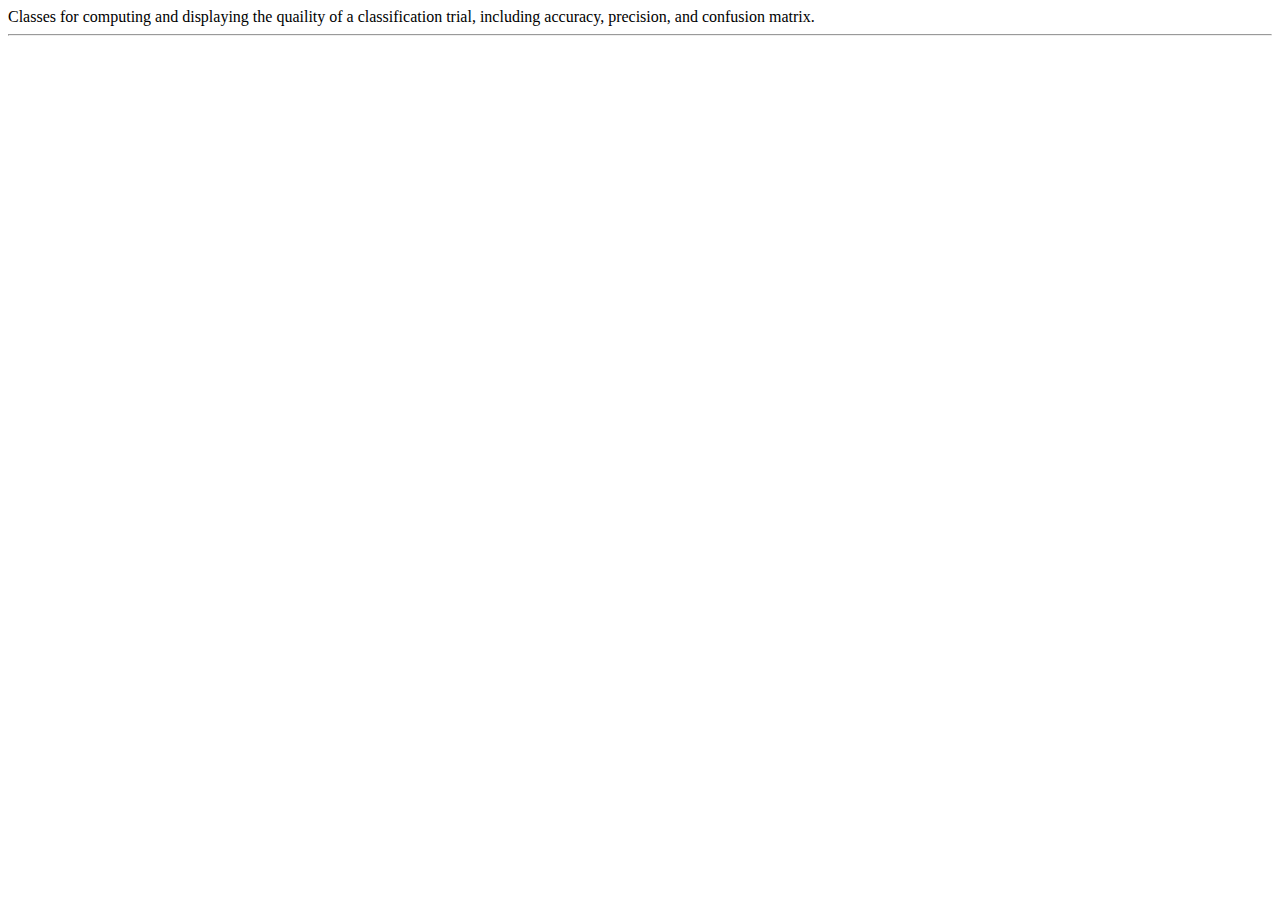
<file: DataProcess/formalWorkofMC3/src/mallet-2.0.8/src/cc/mallet/classify/package.html>
<!DOCTYPE HTML PUBLIC "-//W3C//DTD HTML 4.01 Transitional//EN">
<html>
  <body>

Classes for computing and displaying the quaility of a classification trial,
including accuracy, precision, and confusion matrix.


    <hr>
    <address><a href="mailto:mccallum@cs.umass.edu"></a></address>
  </body>
</html>
</file>
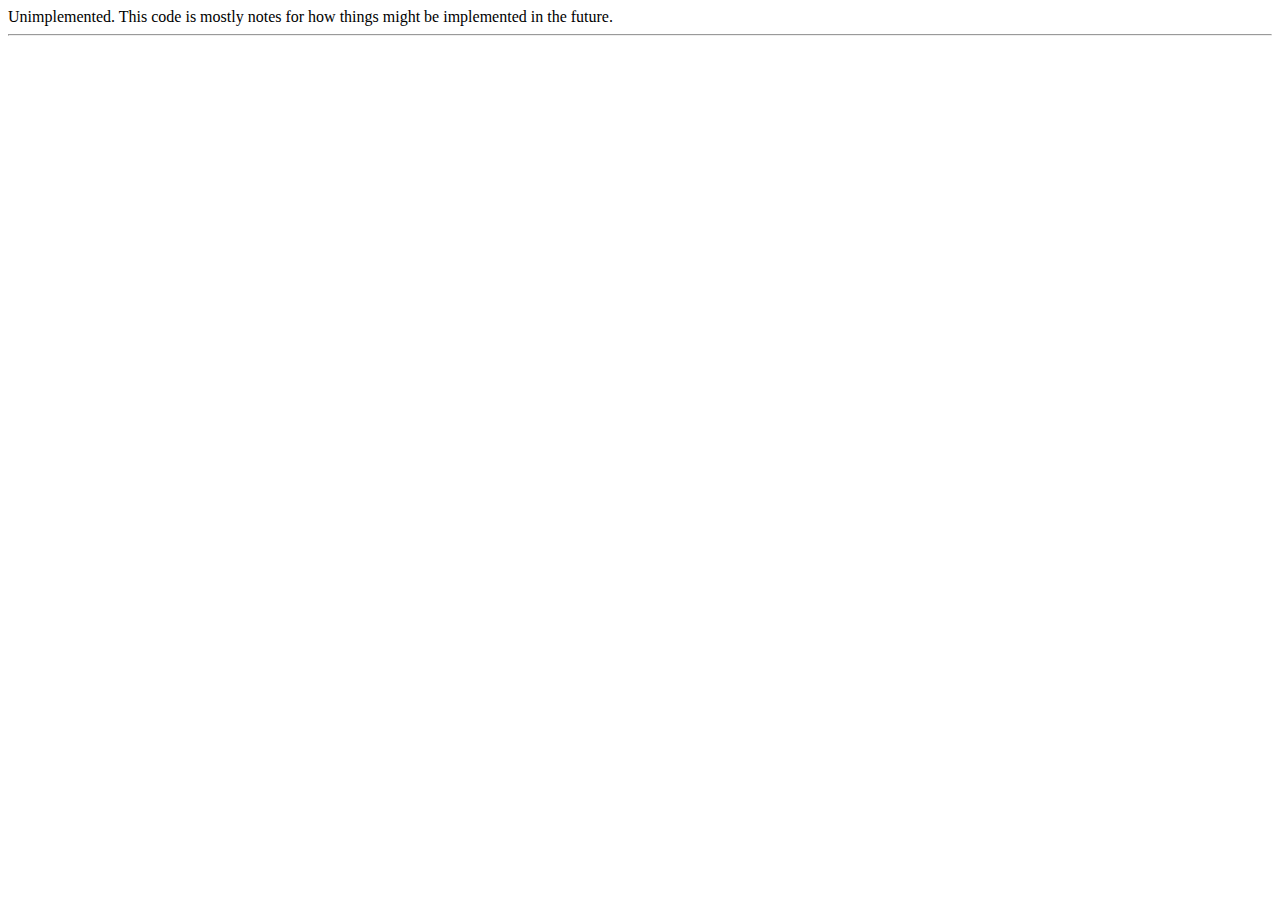
<file: DataProcess/formalWorkofMC3/src/mallet-2.0.8/src/cc/mallet/extract/package.html>
<!DOCTYPE HTML PUBLIC "-//W3C//DTD HTML 4.01 Transitional//EN">
<html>
  <body>

   Unimplemented.  This code is mostly
    notes for how things might be implemented in the future.

    <hr>
    <address><a href="mailto:mccallum@cs.umass.edu"></a></address>
  </body>
</html>
</file>
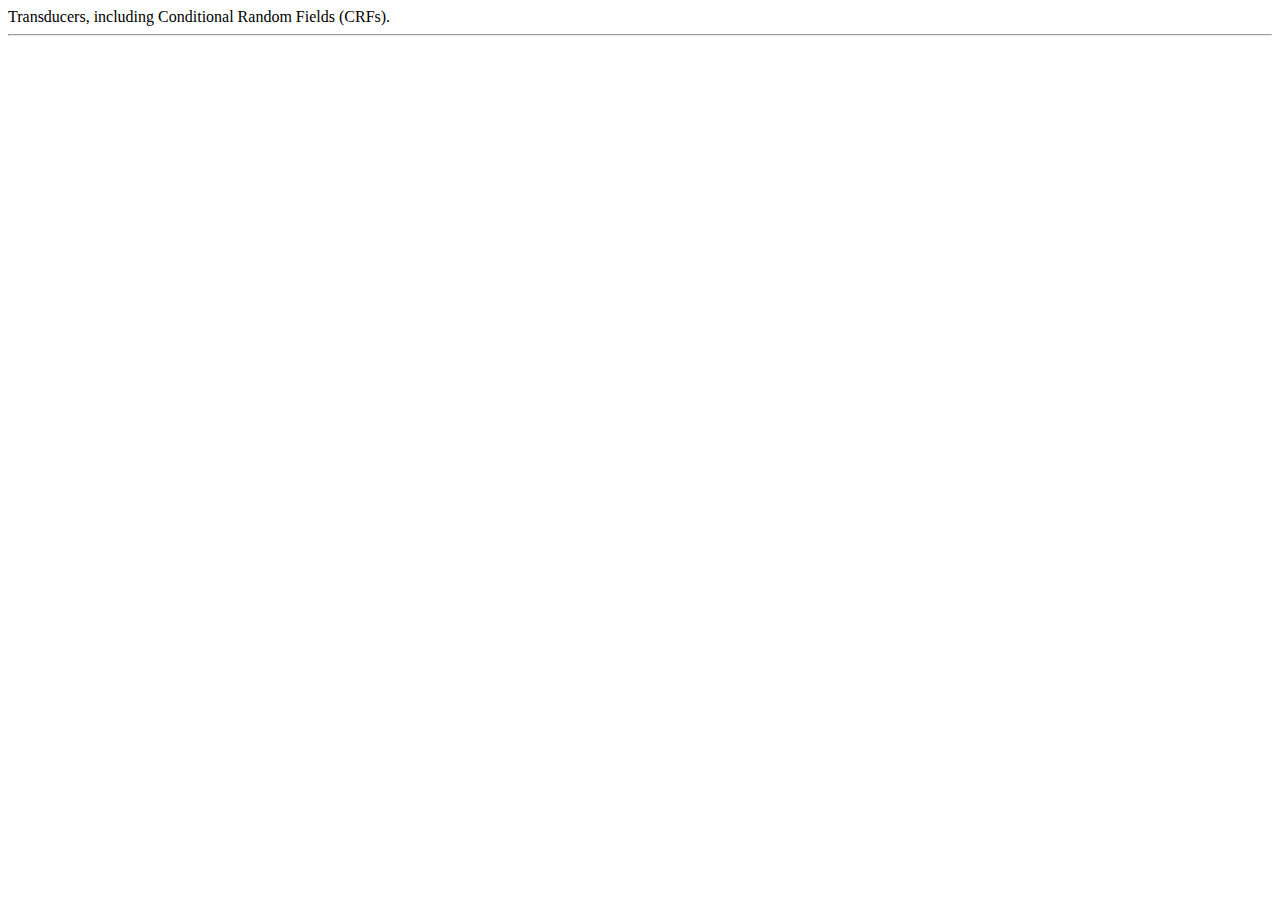
<file: DataProcess/formalWorkofMC3/src/mallet-2.0.8/src/cc/mallet/fst/package.html>
<!DOCTYPE HTML PUBLIC "-//W3C//DTD HTML 4.01 Transitional//EN">
<html>
  <body>

Transducers, including Conditional Random Fields (CRFs).

    <hr>
    <address><a href="mailto:mccallum@cs.umass.edu"></a></address>
  </body>
</html>
</file>
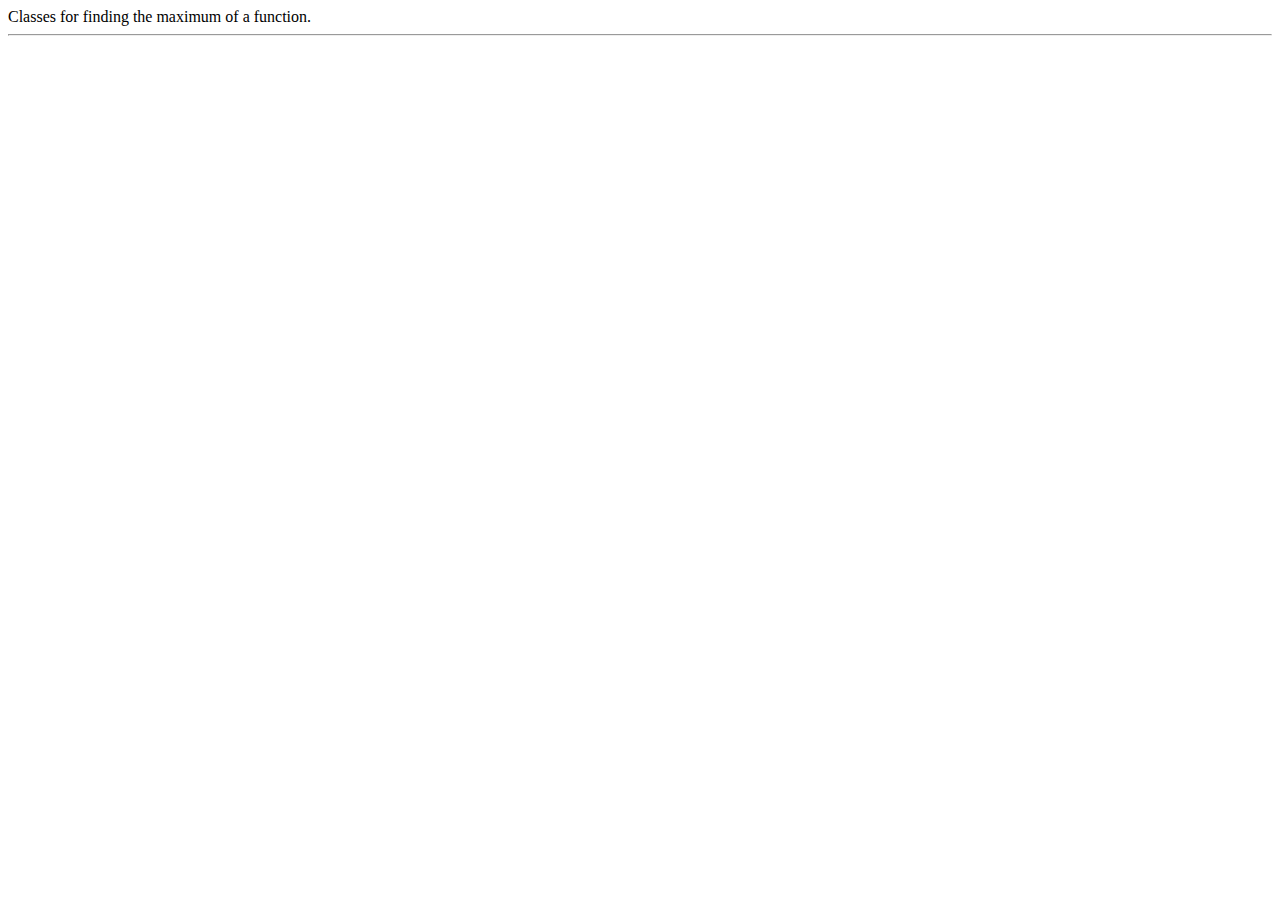
<file: DataProcess/formalWorkofMC3/src/mallet-2.0.8/src/cc/mallet/optimize/package.html>
<!DOCTYPE HTML PUBLIC "-//W3C//DTD HTML 4.01 Transitional//EN">
<html>
  <body>

   Classes for finding the maximum of a function.

    <hr>
    <address><a href="mailto:mccallum@cs.umass.edu"></a></address>
  </body>
</html>
</file>
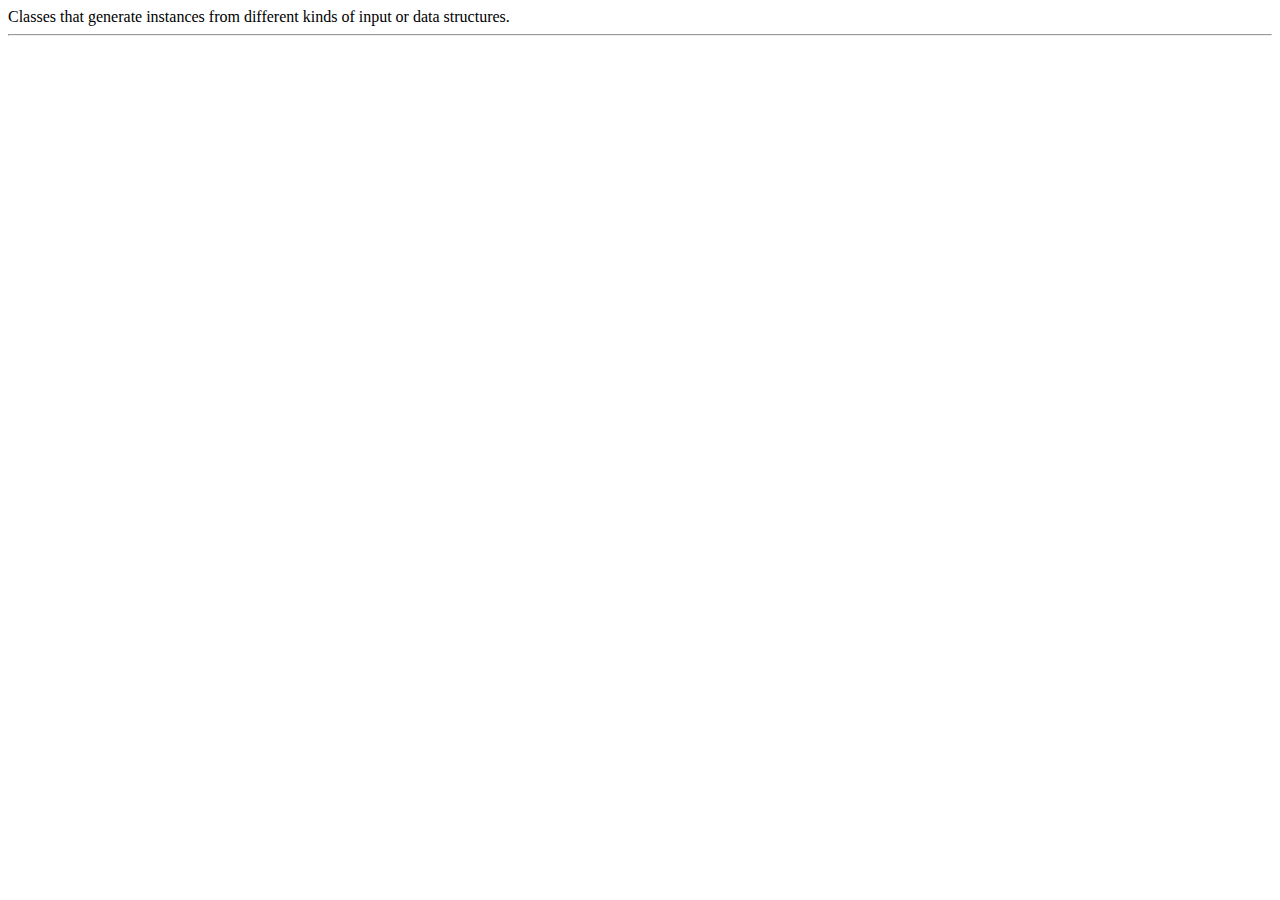
<file: DataProcess/formalWorkofMC3/src/mallet-2.0.8/src/cc/mallet/pipe/package.html>
<!DOCTYPE HTML PUBLIC "-//W3C//DTD HTML 4.01 Transitional//EN">
<html>
  <body>

     Classes that generate instances from different kinds of 
     input or data structures.

    <hr>
    <address><a href="mailto:mccallum@cs.umass.edu"></a></address>
  </body>
</html>
</file>
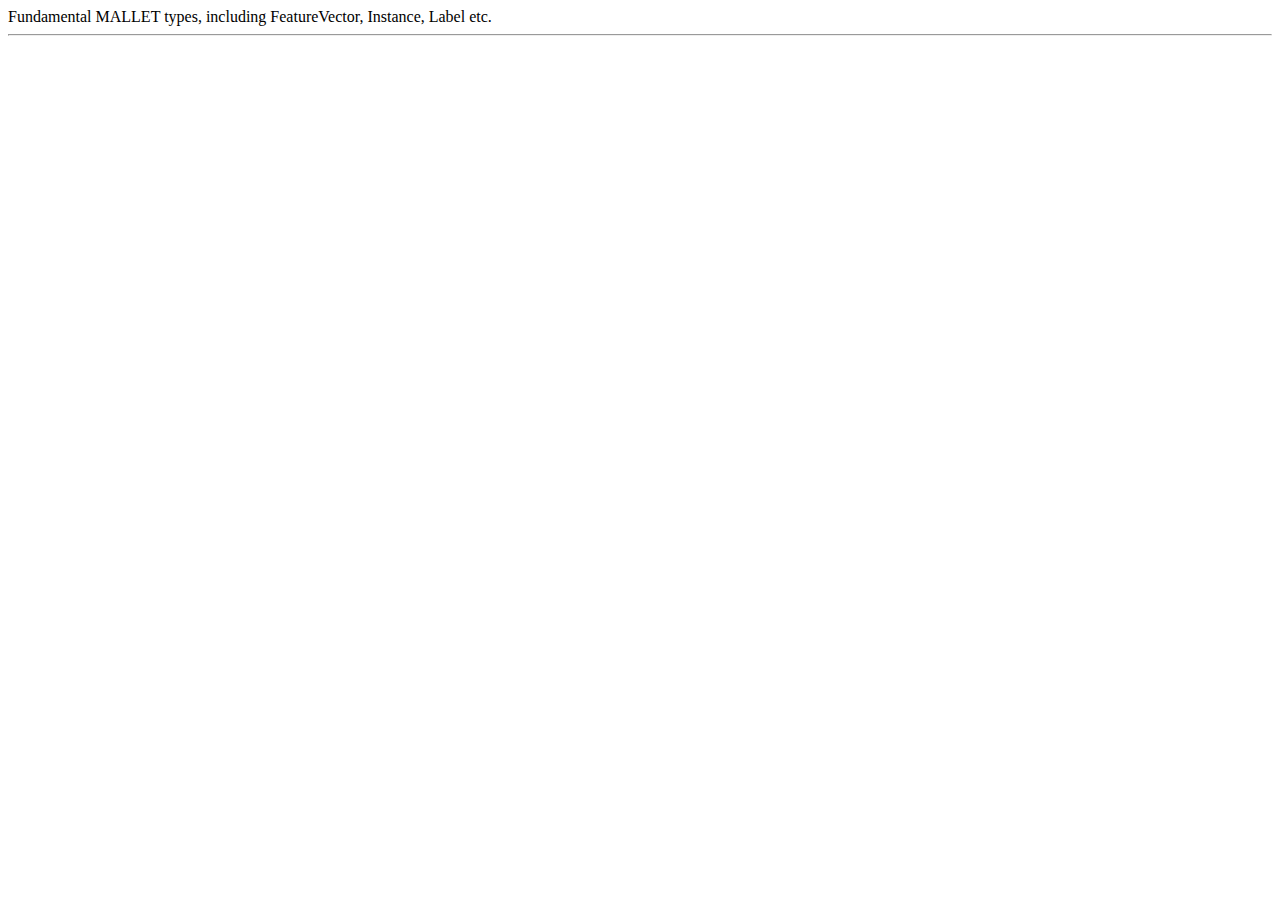
<file: DataProcess/formalWorkofMC3/src/mallet-2.0.8/src/cc/mallet/types/package.html>
<!DOCTYPE HTML PUBLIC "-//W3C//DTD HTML 4.01 Transitional//EN">
<html>
  <body>

   Fundamental MALLET types, including FeatureVector, Instance, Label  etc.

    <hr>
    <address><a href="mailto:mccallum@cs.umass.edu"></a></address>
  </body>
</html>
</file>
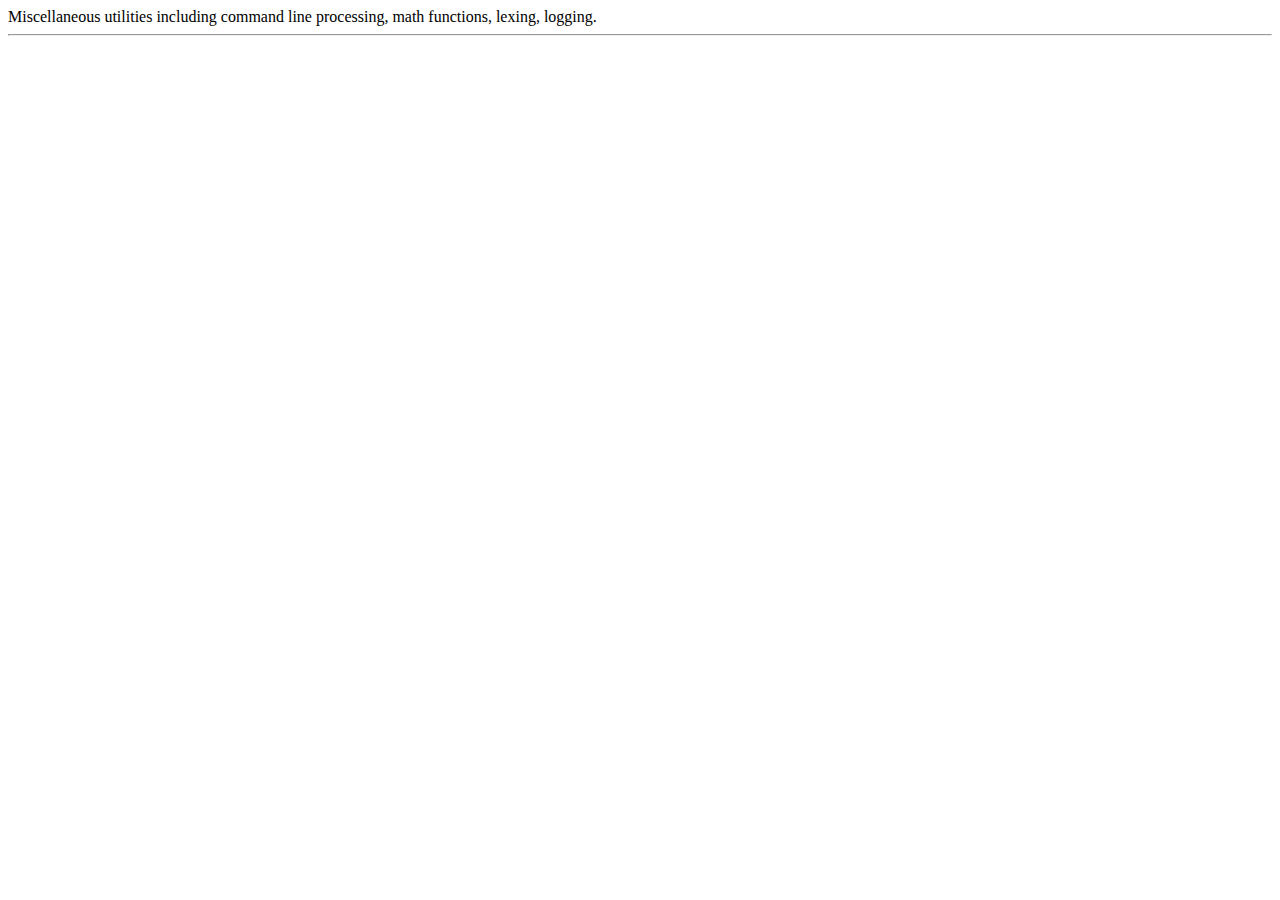
<file: DataProcess/formalWorkofMC3/src/mallet-2.0.8/src/cc/mallet/util/package.html>
<!DOCTYPE HTML PUBLIC "-//W3C//DTD HTML 4.01 Transitional//EN">
<html>
  <body>

   Miscellaneous utilities including command line processing, 
   math functions, lexing, logging.

    <hr>
    <address><a href="mailto:mccallum@cs.umass.edu"></a></address>
  </body>
</html>
</file>
